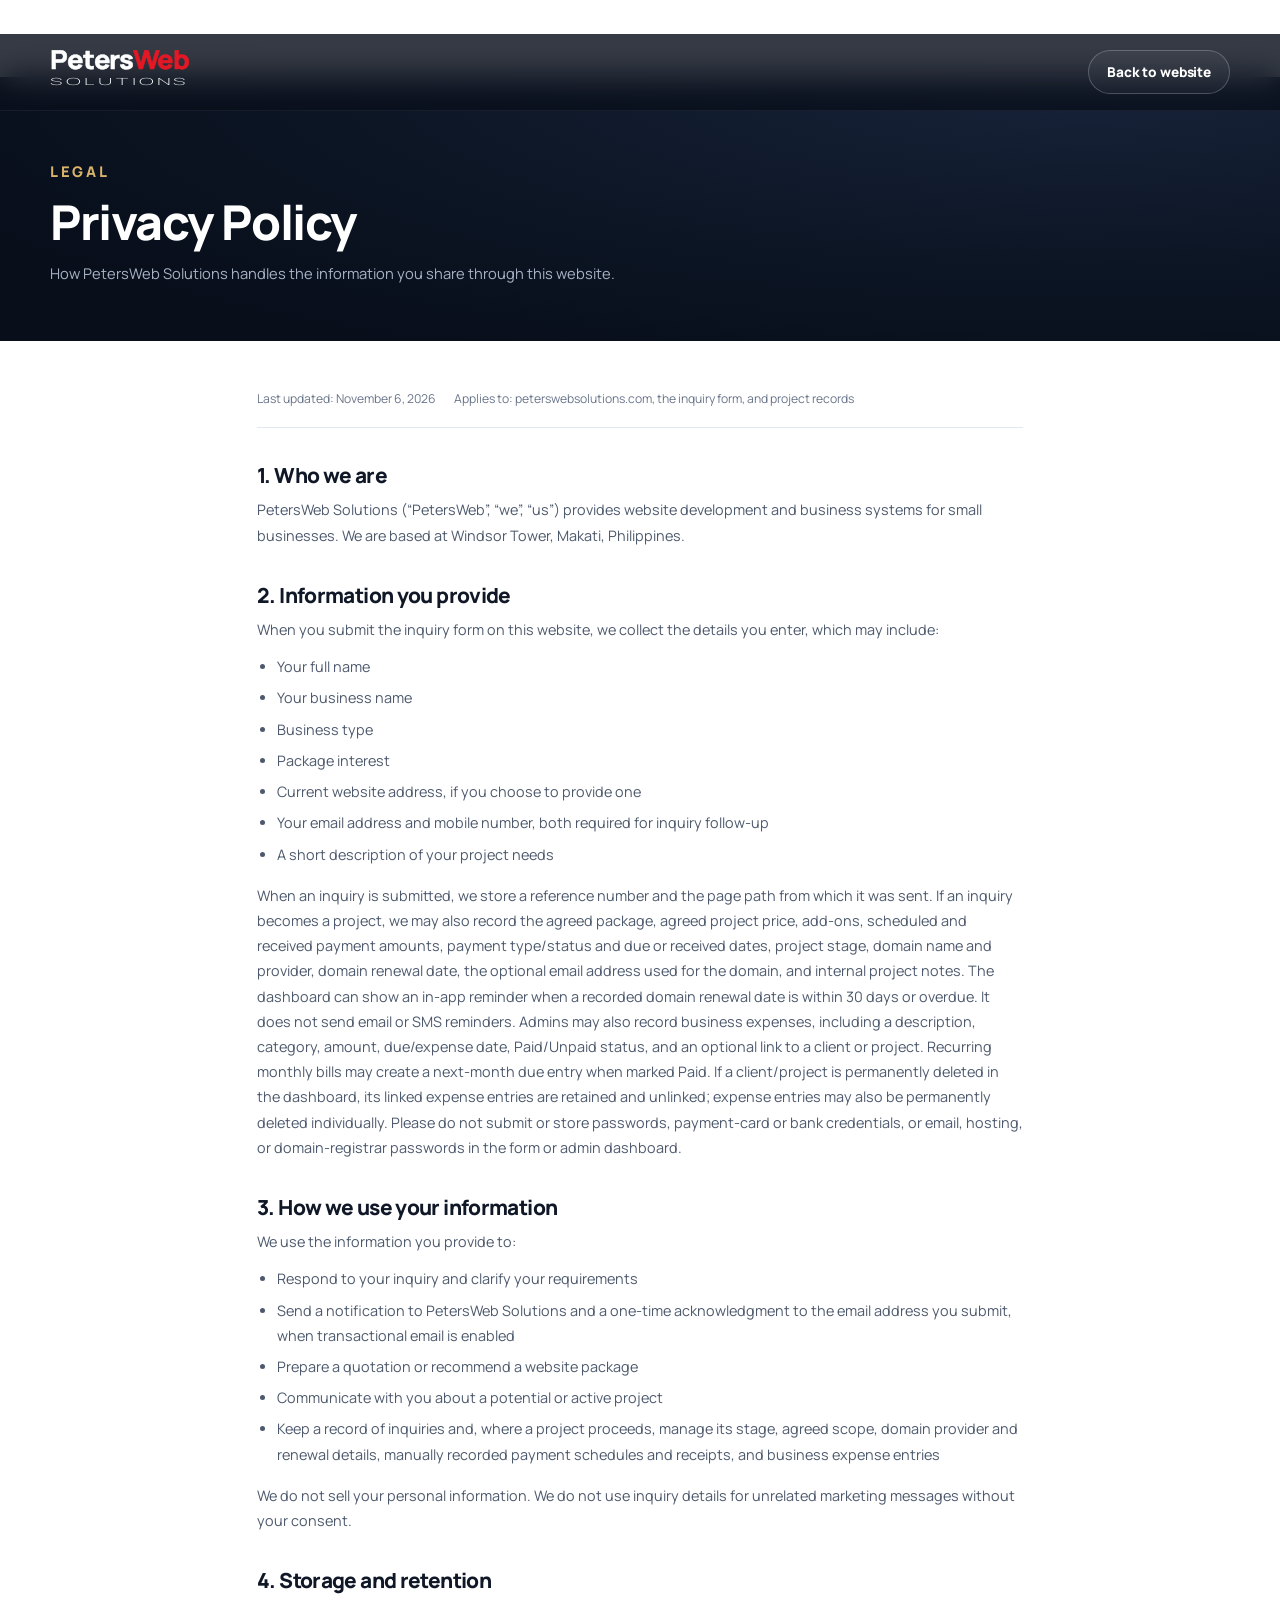
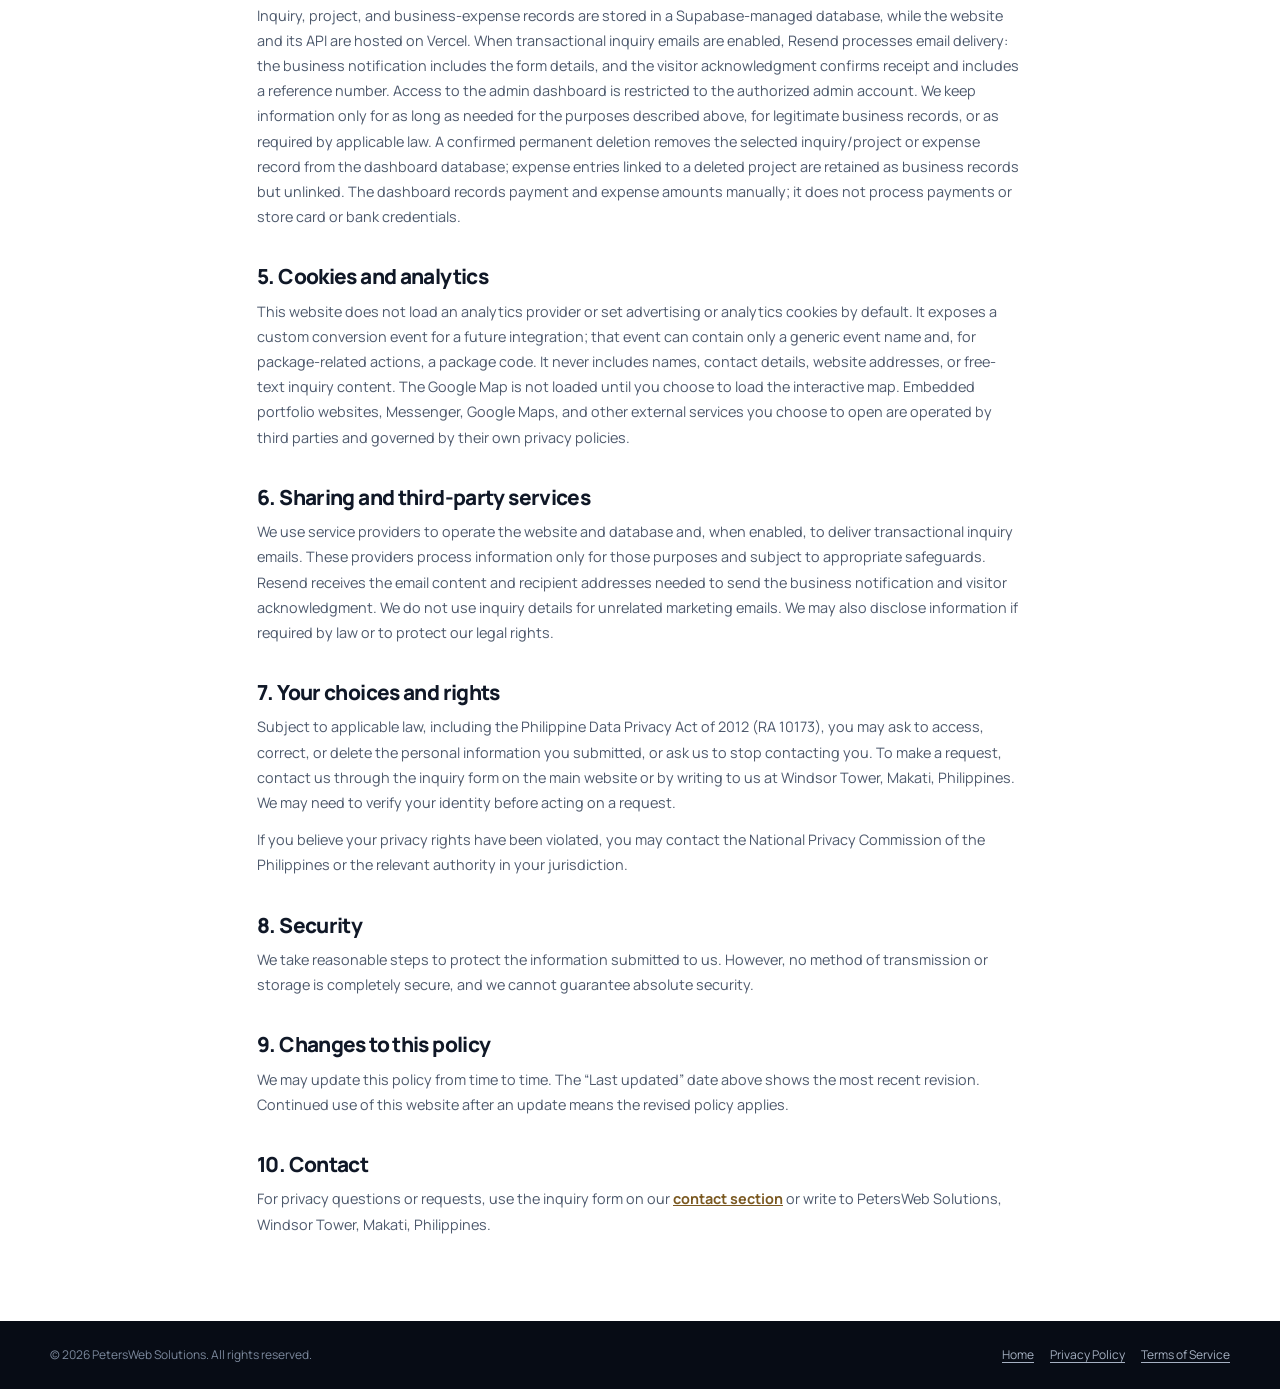
<file: privacy.html>
<!DOCTYPE html>
<html lang="en">
<head>
  <meta charset="utf-8">
  <meta name="viewport" content="width=device-width, initial-scale=1">
  <title>Privacy Policy — PetersWeb Solutions</title>
  <meta name="description" content="How PetersWeb Solutions handles information submitted through this website's inquiry form.">
  <meta name="theme-color" content="#101827">
  <link rel="icon" href="assets/img/favicon.svg" type="image/svg+xml">
  <link rel="stylesheet" href="assets/css/styles.css">
</head>
<body>
  <a class="skip-link" href="#main">Skip to content</a>
  <header class="site-header">
    <div class="container header__inner">
      <a class="brand" href="index.html" aria-label="PetersWeb Solutions — home">
        <svg class="brand__wordmark" viewBox="0 0 140 60" aria-hidden="true" focusable="false">
          <text class="brand__wordmark-main" x="0" y="28" textLength="128" lengthAdjust="spacingAndGlyphs"><tspan class="brand__peters">Peters</tspan><tspan class="brand__web">Web</tspan></text>
          <text class="brand__wordmark-sub" x="0" y="42" textLength="128" lengthAdjust="spacingAndGlyphs">SOLUTIONS</text>
        </svg>
      </a>
      <a class="btn btn--ghost btn--sm" href="index.html">Back to website</a>
    </div>
  </header>

  <main id="main">
    <section class="legal-hero">
      <div class="container">
        <p class="eyebrow eyebrow--gold">Legal</p>
        <h1>Privacy Policy</h1>
        <p>How PetersWeb Solutions handles the information you share through this website.</p>
      </div>
    </section>

    <section class="legal-body">
      <div class="container">
        <div class="legal-meta">
          <span>Last updated: November 6, 2026</span>
          <span>Applies to: peterswebsolutions.com, the inquiry form, and project records</span>
        </div>

        <!-- This is a working policy for the current website and transactional inquiry-email setup. The business owner should review it and keep it aligned with actual practices. -->

        <h2>1. Who we are</h2>
        <p>PetersWeb Solutions (“PetersWeb”, “we”, “us”) provides website development and business systems for small businesses. We are based at Windsor Tower, Makati, Philippines.</p>

        <h2>2. Information you provide</h2>
        <p>When you submit the inquiry form on this website, we collect the details you enter, which may include:</p>
        <ul>
          <li>Your full name</li>
          <li>Your business name</li>
          <li>Business type</li>
          <li>Package interest</li>
          <li>Current website address, if you choose to provide one</li>
          <li>Your email address and mobile number, both required for inquiry follow-up</li>
          <li>A short description of your project needs</li>
        </ul>
        <p>When an inquiry is submitted, we store a reference number and the page path from which it was sent. If an inquiry becomes a project, we may also record the agreed package, agreed project price, add-ons, scheduled and received payment amounts, payment type/status and due or received dates, project stage, domain name and provider, domain renewal date, the optional email address used for the domain, and internal project notes. The dashboard can show an in-app reminder when a recorded domain renewal date is within 30 days or overdue. It does not send email or SMS reminders. Admins may also record business expenses, including a description, category, amount, due/expense date, Paid/Unpaid status, and an optional link to a client or project. Recurring monthly bills may create a next-month due entry when marked Paid. If a client/project is permanently deleted in the dashboard, its linked expense entries are retained and unlinked; expense entries may also be permanently deleted individually. Please do not submit or store passwords, payment-card or bank credentials, or email, hosting, or domain-registrar passwords in the form or admin dashboard.</p>

        <h2>3. How we use your information</h2>
        <p>We use the information you provide to:</p>
        <ul>
          <li>Respond to your inquiry and clarify your requirements</li>
          <li>Send a notification to PetersWeb Solutions and a one-time acknowledgment to the email address you submit, when transactional email is enabled</li>
          <li>Prepare a quotation or recommend a website package</li>
          <li>Communicate with you about a potential or active project</li>
          <li>Keep a record of inquiries and, where a project proceeds, manage its stage, agreed scope, domain provider and renewal details, manually recorded payment schedules and receipts, and business expense entries</li>
        </ul>
        <p>We do not sell your personal information. We do not use inquiry details for unrelated marketing messages without your consent.</p>

        <h2>4. Storage and retention</h2>
        <p>Inquiry, project, and business-expense records are stored in a Supabase-managed database, while the website and its API are hosted on Vercel. When transactional inquiry emails are enabled, Resend processes email delivery: the business notification includes the form details, and the visitor acknowledgment confirms receipt and includes a reference number. Access to the admin dashboard is restricted to the authorized admin account. We keep information only for as long as needed for the purposes described above, for legitimate business records, or as required by applicable law. A confirmed permanent deletion removes the selected inquiry/project or expense record from the dashboard database; expense entries linked to a deleted project are retained as business records but unlinked. The dashboard records payment and expense amounts manually; it does not process payments or store card or bank credentials.</p>

        <h2>5. Cookies and analytics</h2>
        <p>This website does not load an analytics provider or set advertising or analytics cookies by default. It exposes a custom conversion event for a future integration; that event can contain only a generic event name and, for package-related actions, a package code. It never includes names, contact details, website addresses, or free-text inquiry content. The Google Map is not loaded until you choose to load the interactive map. Embedded portfolio websites, Messenger, Google Maps, and other external services you choose to open are operated by third parties and governed by their own privacy policies.</p>

        <h2>6. Sharing and third-party services</h2>
        <p>We use service providers to operate the website and database and, when enabled, to deliver transactional inquiry emails. These providers process information only for those purposes and subject to appropriate safeguards. Resend receives the email content and recipient addresses needed to send the business notification and visitor acknowledgment. We do not use inquiry details for unrelated marketing emails. We may also disclose information if required by law or to protect our legal rights.</p>

        <h2>7. Your choices and rights</h2>
        <p>Subject to applicable law, including the Philippine Data Privacy Act of 2012 (RA 10173), you may ask to access, correct, or delete the personal information you submitted, or ask us to stop contacting you. To make a request, contact us through the inquiry form on the main website or by writing to us at Windsor Tower, Makati, Philippines. We may need to verify your identity before acting on a request.</p>
        <p>If you believe your privacy rights have been violated, you may contact the National Privacy Commission of the Philippines or the relevant authority in your jurisdiction.</p>

        <h2>8. Security</h2>
        <p>We take reasonable steps to protect the information submitted to us. However, no method of transmission or storage is completely secure, and we cannot guarantee absolute security.</p>

        <h2>9. Changes to this policy</h2>
        <p>We may update this policy from time to time. The “Last updated” date above shows the most recent revision. Continued use of this website after an update means the revised policy applies.</p>

        <h2>10. Contact</h2>
        <p>For privacy questions or requests, use the inquiry form on our <a href="index.html#contact">contact section</a> or write to PetersWeb Solutions, Windsor Tower, Makati, Philippines.</p>
      </div>
    </section>
  </main>

  <footer class="legal-footer">
    <div class="container">
      <p>© 2026 PetersWeb Solutions. All rights reserved.</p>
      <div class="legal-nav">
        <a href="index.html">Home</a>
        <a href="privacy.html" aria-current="page">Privacy Policy</a>
        <a href="terms.html">Terms of Service</a>
      </div>
    </div>
  </footer>
</body>
</html>
</file>
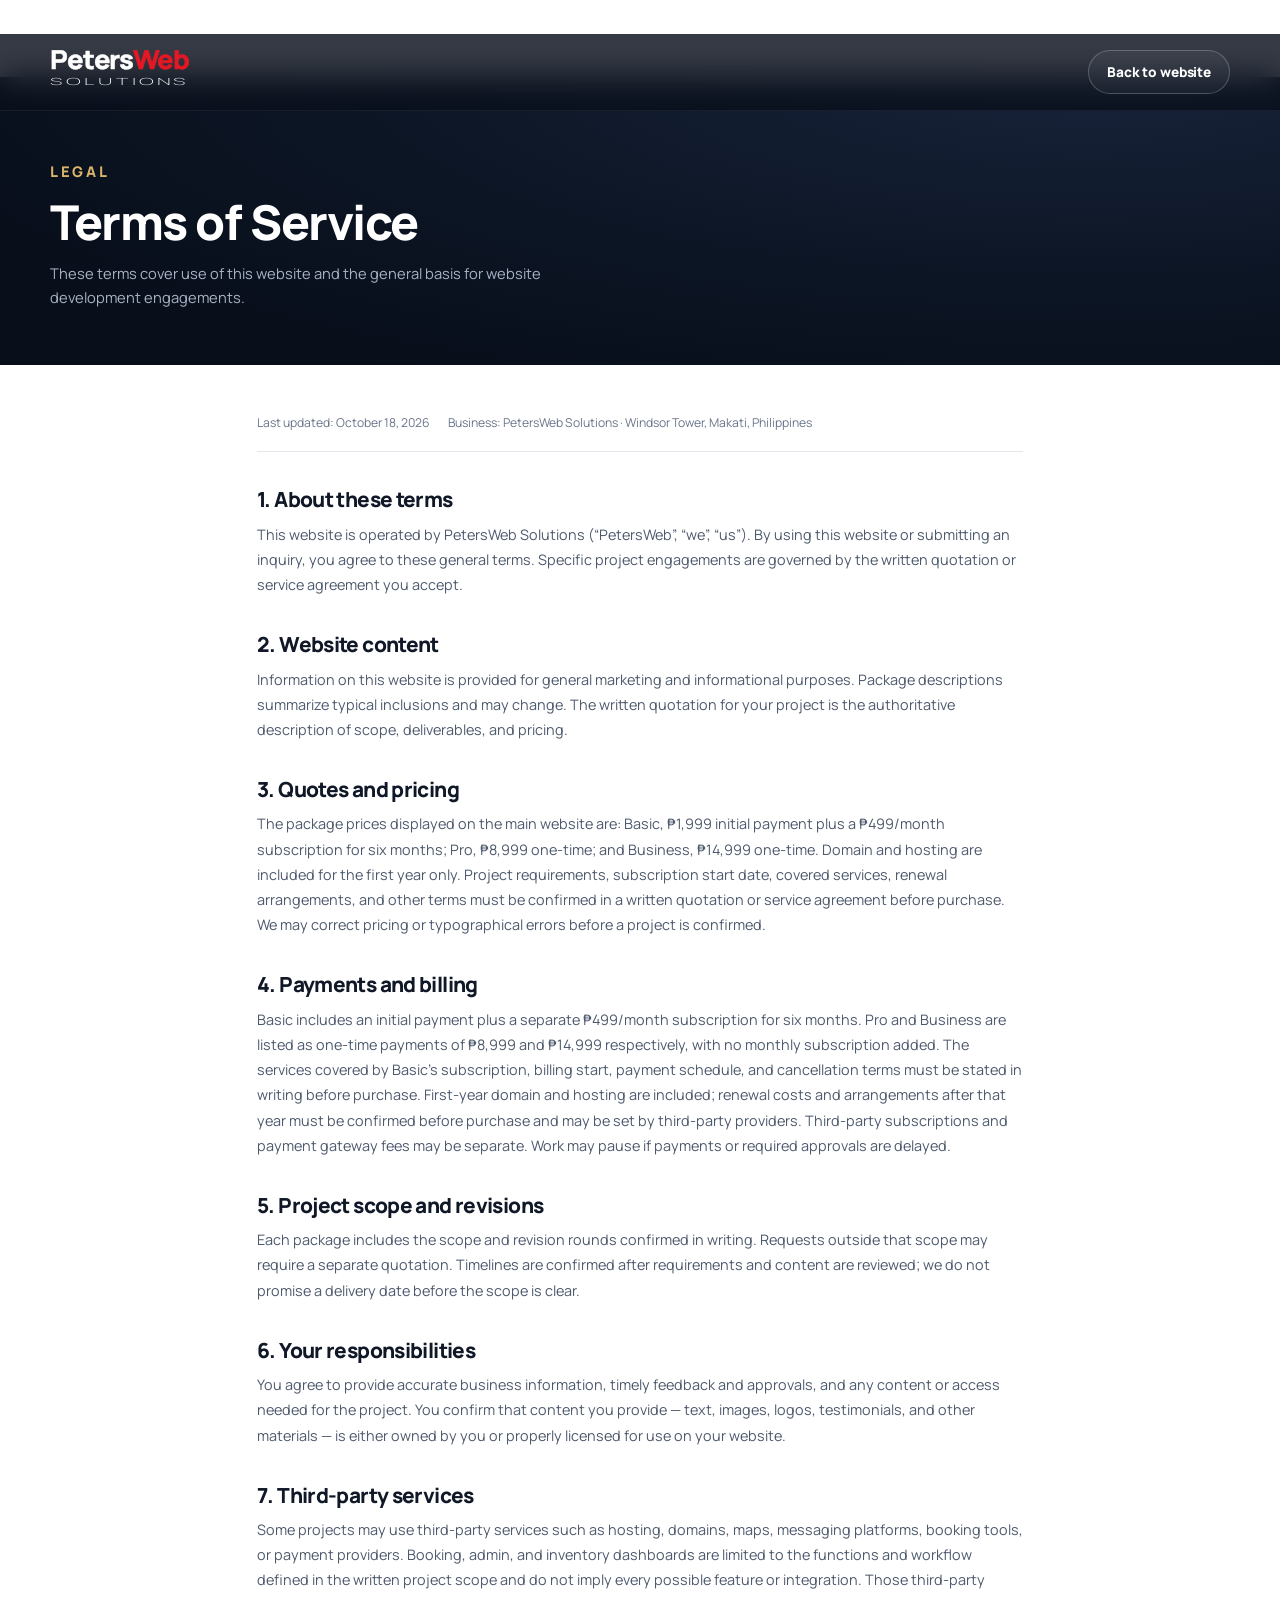
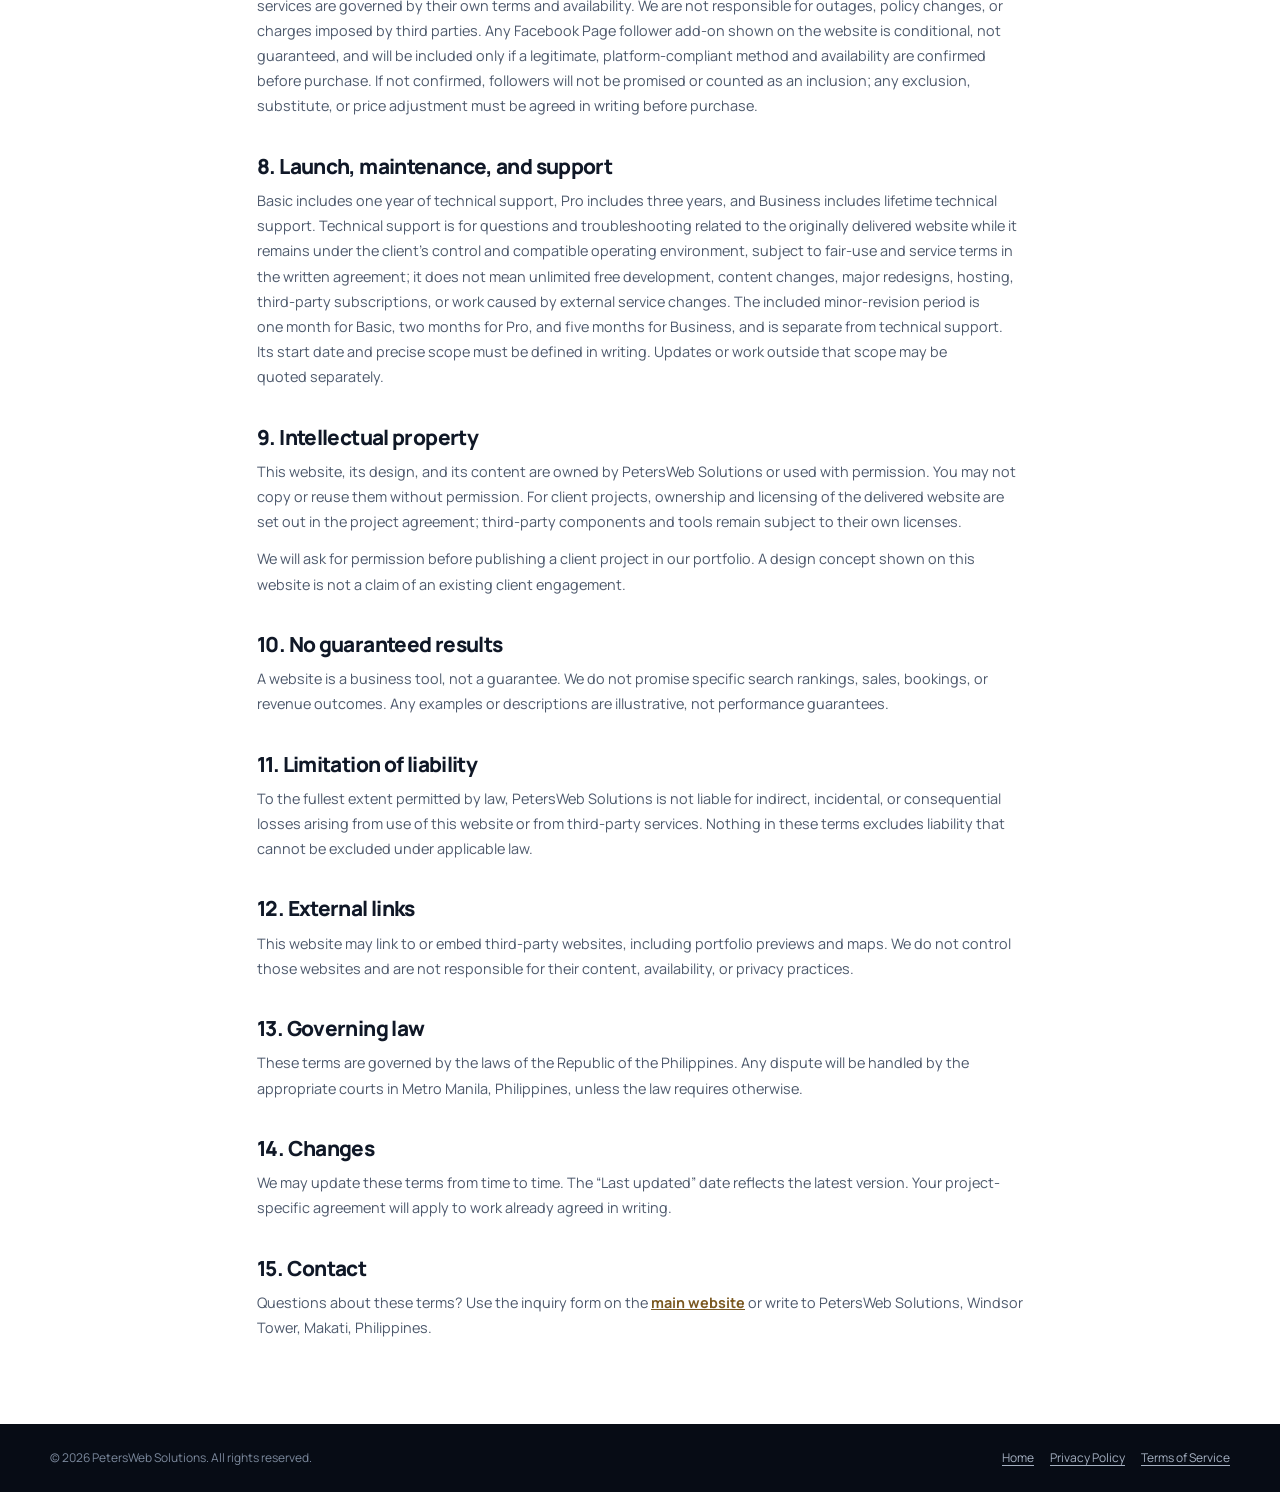
<file: terms.html>
<!DOCTYPE html>
<html lang="en">
<head>
  <meta charset="utf-8">
  <meta name="viewport" content="width=device-width, initial-scale=1">
  <title>Terms of Service — PetersWeb Solutions</title>
  <meta name="description" content="Terms for using the PetersWeb Solutions website and engaging website development services.">
  <meta name="theme-color" content="#101827">
  <link rel="icon" href="assets/img/favicon.svg" type="image/svg+xml">
  <link rel="stylesheet" href="assets/css/styles.css">
</head>
<body>
  <a class="skip-link" href="#main">Skip to content</a>
  <header class="site-header">
    <div class="container header__inner">
      <a class="brand" href="index.html" aria-label="PetersWeb Solutions — home">
        <svg class="brand__wordmark" viewBox="0 0 140 60" aria-hidden="true" focusable="false">
          <text class="brand__wordmark-main" x="0" y="28" textLength="128" lengthAdjust="spacingAndGlyphs"><tspan class="brand__peters">Peters</tspan><tspan class="brand__web">Web</tspan></text>
          <text class="brand__wordmark-sub" x="0" y="42" textLength="128" lengthAdjust="spacingAndGlyphs">SOLUTIONS</text>
        </svg>
      </a>
      <a class="btn btn--ghost btn--sm" href="index.html">Back to website</a>
    </div>
  </header>

  <main id="main">
    <section class="legal-hero">
      <div class="container">
        <p class="eyebrow eyebrow--gold">Legal</p>
        <h1>Terms of Service</h1>
        <p>These terms cover use of this website and the general basis for website development engagements.</p>
      </div>
    </section>

    <section class="legal-body">
      <div class="container">
        <div class="legal-meta">
          <span>Last updated: October 18, 2026</span>
          <span>Business: PetersWeb Solutions · Windsor Tower, Makati, Philippines</span>
        </div>

        <!-- Editor note: this is a working starter agreement summary, not legal advice.
             Final project terms, payment schedules, revisions, and cancellation rules
             must be set out in the written quotation or service agreement. -->

        <h2>1. About these terms</h2>
        <p>This website is operated by PetersWeb Solutions (“PetersWeb”, “we”, “us”). By using this website or submitting an inquiry, you agree to these general terms. Specific project engagements are governed by the written quotation or service agreement you accept.</p>

        <h2>2. Website content</h2>
        <p>Information on this website is provided for general marketing and informational purposes. Package descriptions summarize typical inclusions and may change. The written quotation for your project is the authoritative description of scope, deliverables, and pricing.</p>

        <h2>3. Quotes and pricing</h2>
        <p>The package prices displayed on the main website are: Basic, ₱1,999 initial payment plus a ₱499/month subscription for six months; Pro, ₱8,999 one-time; and Business, ₱14,999 one-time. Domain and hosting are included for the first year only. Project requirements, subscription start date, covered services, renewal arrangements, and other terms must be confirmed in a written quotation or service agreement before purchase. We may correct pricing or typographical errors before a project is confirmed.</p>

        <h2>4. Payments and billing</h2>
        <p>Basic includes an initial payment plus a separate ₱499/month subscription for six months. Pro and Business are listed as one-time payments of ₱8,999 and ₱14,999 respectively, with no monthly subscription added. The services covered by Basic’s subscription, billing start, payment schedule, and cancellation terms must be stated in writing before purchase. First-year domain and hosting are included; renewal costs and arrangements after that year must be confirmed before purchase and may be set by third-party providers. Third-party subscriptions and payment gateway fees may be separate. Work may pause if payments or required approvals are delayed.</p>

        <h2>5. Project scope and revisions</h2>
        <p>Each package includes the scope and revision rounds confirmed in writing. Requests outside that scope may require a separate quotation. Timelines are confirmed after requirements and content are reviewed; we do not promise a delivery date before the scope is clear.</p>

        <h2>6. Your responsibilities</h2>
        <p>You agree to provide accurate business information, timely feedback and approvals, and any content or access needed for the project. You confirm that content you provide — text, images, logos, testimonials, and other materials — is either owned by you or properly licensed for use on your website.</p>

        <h2>7. Third-party services</h2>
        <p>Some projects may use third-party services such as hosting, domains, maps, messaging platforms, booking tools, or payment providers. Booking, admin, and inventory dashboards are limited to the functions and workflow defined in the written project scope and do not imply every possible feature or integration. Those third-party services are governed by their own terms and availability. We are not responsible for outages, policy changes, or charges imposed by third parties. Any Facebook Page follower add-on shown on the website is conditional, not guaranteed, and will be included only if a legitimate, platform-compliant method and availability are confirmed before purchase. If not confirmed, followers will not be promised or counted as an inclusion; any exclusion, substitute, or price adjustment must be agreed in writing before purchase.</p>

        <h2>8. Launch, maintenance, and support</h2>
        <p>Basic includes one year of technical support, Pro includes three years, and Business includes lifetime technical support. Technical support is for questions and troubleshooting related to the originally delivered website while it remains under the client’s control and compatible operating environment, subject to fair-use and service terms in the written agreement; it does not mean unlimited free development, content changes, major redesigns, hosting, third-party subscriptions, or work caused by external service changes. The included minor-revision period is one month for Basic, two months for Pro, and five months for Business, and is separate from technical support. Its start date and precise scope must be defined in writing. Updates or work outside that scope may be quoted separately.</p>

        <h2>9. Intellectual property</h2>
        <p>This website, its design, and its content are owned by PetersWeb Solutions or used with permission. You may not copy or reuse them without permission. For client projects, ownership and licensing of the delivered website are set out in the project agreement; third-party components and tools remain subject to their own licenses.</p>
        <p>We will ask for permission before publishing a client project in our portfolio. A design concept shown on this website is not a claim of an existing client engagement.</p>

        <h2>10. No guaranteed results</h2>
        <p>A website is a business tool, not a guarantee. We do not promise specific search rankings, sales, bookings, or revenue outcomes. Any examples or descriptions are illustrative, not performance guarantees.</p>

        <h2>11. Limitation of liability</h2>
        <p>To the fullest extent permitted by law, PetersWeb Solutions is not liable for indirect, incidental, or consequential losses arising from use of this website or from third-party services. Nothing in these terms excludes liability that cannot be excluded under applicable law.</p>

        <h2>12. External links</h2>
        <p>This website may link to or embed third-party websites, including portfolio previews and maps. We do not control those websites and are not responsible for their content, availability, or privacy practices.</p>

        <h2>13. Governing law</h2>
        <p>These terms are governed by the laws of the Republic of the Philippines. Any dispute will be handled by the appropriate courts in Metro Manila, Philippines, unless the law requires otherwise.</p>

        <h2>14. Changes</h2>
        <p>We may update these terms from time to time. The “Last updated” date reflects the latest version. Your project-specific agreement will apply to work already agreed in writing.</p>

        <h2>15. Contact</h2>
        <p>Questions about these terms? Use the inquiry form on the <a href="index.html#contact">main website</a> or write to PetersWeb Solutions, Windsor Tower, Makati, Philippines.</p>
      </div>
    </section>
  </main>

  <footer class="legal-footer">
    <div class="container">
      <p>© 2026 PetersWeb Solutions. All rights reserved.</p>
      <div class="legal-nav">
        <a href="index.html">Home</a>
        <a href="privacy.html">Privacy Policy</a>
        <a href="terms.html" aria-current="page">Terms of Service</a>
      </div>
    </div>
  </footer>
</body>
</html>
</file>
<file: assets/css/styles.css>
@font-face {
  font-family: "Manrope";
  src: url("../fonts/Manrope.ttf") format("truetype-variations"),
       url("../fonts/Manrope.ttf") format("truetype");
  font-weight: 200 800;
  font-style: normal;
  font-display: swap;
}

/* ==========================================================================
   PetersWeb Solutions — Sales funnel styles
   Palette: navy #101827 · white #FFFFFF · gold #D9B46B · light grey #F4F6F8
   Mobile-first. Base styles target a 360px viewport.
   ========================================================================== */

:root {
  --navy-950: #070C15;
  --navy-900: #0A1120;
  --navy-850: #0C1422;
  --navy-800: #101827;
  --navy-750: #142035;
  --navy-700: #1B2A44;
  --ink: #101827;
  --ink-soft: #2B3547;
  --body: #4D596C;
  --muted: #69758A;
  --line: #E3E8EF;
  --line-strong: #D5DCE6;
  --white: #FFFFFF;
  --grey: #F4F6F8;
  --grey-2: #EDF1F5;
  --gold: #D9B46B;
  --gold-light: #EAD4A4;
  --gold-bright: #E6C88C;
  --gold-deep: #7A5820;
  --gold-soft: rgba(217, 180, 107, 0.12);
  --gold-line: rgba(217, 180, 107, 0.28);
  --danger: #B42318;
  --danger-soft: #FEF3F2;
  --success: #087443;
  --radius-xl: 28px;
  --radius-lg: 22px;
  --radius-md: 16px;
  --radius-sm: 12px;
  --shadow-sm: 0 1px 2px rgba(16, 24, 39, 0.04), 0 8px 24px -16px rgba(16, 24, 39, 0.22);
  --shadow-md: 0 2px 4px rgba(16, 24, 39, 0.04), 0 26px 54px -28px rgba(16, 24, 39, 0.3);
  --shadow-lg: 0 34px 80px -32px rgba(7, 12, 21, 0.55);
  --font: "Manrope", "Inter", -apple-system, BlinkMacSystemFont, "Segoe UI", Roboto, Helvetica, Arial, sans-serif;
  --header-h: 102px;
  --ticker-h: 34px;
  --container: 1180px;
  --pad: 20px;
  --ease: cubic-bezier(0.22, 1, 0.36, 1);
}

/* ---------- Reset & base ---------- */
*,
*::before,
*::after { box-sizing: border-box; }

html {
  -webkit-text-size-adjust: 100%;
  scroll-behavior: smooth;
  scroll-padding-top: calc(var(--ticker-h) + var(--header-h) + 18px);
}

body {
  margin: 0;
  font-family: var(--font);
  font-size: 16px;
  line-height: 1.65;
  color: var(--body);
  background: var(--white);
  -webkit-font-smoothing: antialiased;
  -moz-osx-font-smoothing: grayscale;
  overflow-x: clip;
}

body.is-locked { overflow: hidden; }

h1, h2, h3, h4, h5, p, ul, ol, blockquote, figure { margin: 0; }
ul, ol { padding: 0; list-style: none; }
h1, h2, h3, h4 { color: var(--ink); font-weight: 800; letter-spacing: -0.03em; line-height: 1.15; }
h2 { font-size: clamp(1.85rem, 4.5vw, 2.9rem); line-height: 1.12; }
h3 { font-size: 1.1rem; line-height: 1.3; }
p { text-wrap: pretty; }

a { color: inherit; text-decoration: none; }
button { font: inherit; color: inherit; }
img, svg { max-width: 100%; }

[hidden] { display: none !important; }

::selection { background: rgba(217, 180, 107, 0.35); color: var(--ink); }

:focus-visible {
  outline: 2px solid var(--gold-deep);
  outline-offset: 3px;
  border-radius: 4px;
}
.section--dark :focus-visible,
.site-footer :focus-visible,
.hero :focus-visible,
.mobile-menu :focus-visible,
.preview-modal :focus-visible,
.sticky-cta :focus-visible {
  outline-color: var(--gold);
}

.icon {
  display: inline-block;
  width: 1.15em;
  height: 1.15em;
  flex: none;
  fill: none;
  stroke: currentColor;
  stroke-width: 1.8;
  stroke-linecap: round;
  stroke-linejoin: round;
  vertical-align: -0.16em;
}

.svg-sprite { position: absolute; width: 0; height: 0; overflow: hidden; }

.container {
  width: 100%;
  max-width: calc(var(--container) + var(--pad) * 2);
  margin-inline: auto;
  padding-inline: var(--pad);
}

.skip-link {
  position: fixed;
  top: 12px;
  left: 12px;
  z-index: 500;
  padding: 12px 18px;
  border-radius: 10px;
  background: var(--gold);
  color: var(--navy-900);
  font-weight: 800;
  transform: translateY(-160%);
  transition: transform 0.2s var(--ease);
}
.skip-link:focus { transform: none; }

.sr-only {
  position: absolute;
  width: 1px; height: 1px;
  padding: 0; margin: -1px;
  overflow: hidden;
  clip: rect(0 0 0 0);
  white-space: nowrap;
  border: 0;
}

/* ---------- Shared type & controls ---------- */
.eyebrow {
  display: inline-flex;
  align-items: center;
  gap: 10px;
  margin-bottom: 16px;
  color: var(--gold-deep);
  font-size: 0.9rem;
  font-weight: 800;
  letter-spacing: 0.18em;
  line-height: 1.4;
  text-transform: uppercase;
}
.eyebrow--gold { color: var(--gold); }
.eyebrow--light { color: rgba(255, 255, 255, 0.72); }
.eyebrow--titlecase { text-transform: none; }
.eyebrow--brand {
  padding: 0;
  border: 0;
  border-radius: 0;
  background: transparent;
}
.why-brand__content { display: inline-flex; align-items: baseline; gap: 0; white-space: nowrap; }
.why-brand__why { margin-right: 0.48em; color: var(--gold-deep); font-weight: 800; letter-spacing: 0.18em; }
.why-brand__peters {
  margin-right: 0;
  color: #FFFFFF;
  font-weight: 800;
  letter-spacing: -0.025em;
  text-transform: none;
  -webkit-text-stroke: 0.45px var(--navy-800);
  text-shadow: 0 1px 1px rgba(16, 24, 39, 0.28);
}
.why-brand__web {
  margin-right: 0.45em;
  color: #E31824;
  font-weight: 900;
  letter-spacing: -0.025em;
  text-transform: none;
}
.why-brand__solutions {
  color: #101827;
  font-weight: 200;
  font-variation-settings: "wght" 200;
  letter-spacing: 0.19em;
  text-transform: uppercase;
}
.eyebrow__dot {
  width: 7px; height: 7px;
  flex: none;
  border-radius: 50%;
  background: var(--gold);
  box-shadow: 0 0 0 4px rgba(217, 180, 107, 0.14);
}

.gold-text { color: var(--gold); }

.section {
  position: relative;
  padding-block: clamp(64px, 9vw, 112px);
}
.section--light { background: var(--white); color: var(--body); }
.section--grey { background: var(--grey); color: var(--body); }
.section--dark { background: var(--navy-800); color: #AFB9C9; }
.section--dark h2, .section--dark h3, .section--dark h4 { color: var(--white); }
.section--dark .section-head__lead { color: #AEB9C9; }

.section-head { max-width: 700px; margin-bottom: clamp(32px, 5vw, 52px); }
.section-head__lead {
  max-width: 640px;
  margin-top: 16px;
  font-size: 1rem;
  line-height: 1.7;
  color: var(--body);
}
.section-head--center { margin-inline: auto; text-align: center; }
.section-head--center .section-head__lead { margin-inline: auto; }
.section-head--split { display: grid; gap: 18px; max-width: none; }
.section-head__aside { max-width: 420px; font-size: 0.95rem; line-height: 1.7; color: #97A3B6; }

.btn {
  position: relative;
  display: inline-flex;
  align-items: center;
  justify-content: center;
  gap: 0.55em;
  min-height: 52px;
  padding: 0 26px;
  border: 1px solid transparent;
  border-radius: 999px;
  background: none;
  font-family: var(--font);
  font-size: 0.94rem;
  font-weight: 800;
  line-height: 1.1;
  letter-spacing: -0.01em;
  text-align: center;
  cursor: pointer;
  transition: transform 0.22s var(--ease), background 0.22s var(--ease),
              border-color 0.22s var(--ease), box-shadow 0.22s var(--ease), color 0.22s var(--ease);
}
.btn .icon { width: 1.08em; height: 1.08em; stroke-width: 2; transition: transform 0.22s var(--ease); }
.btn:hover .icon[href="#i-arrow"],
.btn:hover use[href="#i-arrow"] { transform: translateX(3px); }
.btn:active { transform: translateY(0) scale(0.99); }

.btn--gold {
  background: linear-gradient(180deg, #E6CB92 0%, #D9B46B 52%, #CDA557 100%);
  color: var(--navy-800);
  box-shadow: inset 0 1px 0 rgba(255, 255, 255, 0.38), 0 7px 18px -15px rgba(217, 180, 107, 0.55);
}
.btn--gold:hover {
  background: linear-gradient(180deg, #EDD49F 0%, #E0BC74 52%, #D4AC60 100%);
  transform: translateY(-2px);
  box-shadow: inset 0 1px 0 rgba(255, 255, 255, 0.42), 0 12px 24px -18px rgba(217, 180, 107, 0.6);
}

.btn--ghost {
  border-color: rgba(255, 255, 255, 0.22);
  background: rgba(255, 255, 255, 0.04);
  color: var(--white);
}
.btn--ghost:hover {
  border-color: rgba(255, 255, 255, 0.4);
  background: rgba(255, 255, 255, 0.09);
  transform: translateY(-2px);
}

.btn--outline-dark {
  border-color: var(--line-strong);
  background: var(--white);
  color: var(--ink);
}
.btn--outline-dark:hover {
  border-color: var(--gold);
  background: #FFFDF8;
  transform: translateY(-2px);
  box-shadow: var(--shadow-sm);
}

.btn--quiet {
  border-color: rgba(255, 255, 255, 0.16);
  background: rgba(255, 255, 255, 0.06);
  color: rgba(255, 255, 255, 0.82);
}
.btn--quiet:hover { background: rgba(255, 255, 255, 0.12); color: var(--white); }

.btn--sm { min-height: 44px; padding: 0 18px; font-size: 0.85rem; }
.btn--full { width: 100%; }

.text-link {
  display: inline-flex;
  align-items: center;
  gap: 8px;
  color: var(--gold-deep);
  font-weight: 800;
  text-decoration: underline;
  text-underline-offset: 4px;
  text-decoration-color: rgba(122, 88, 32, 0.35);
}
.text-link:hover { text-decoration-color: currentColor; }
.text-link .icon { transition: transform 0.2s var(--ease); }
.text-link:hover .icon { transform: translateX(3px); }

/* ---------- Sticky announcement ticker & header ---------- */
.announcement-ticker {
  position: sticky;
  top: 0;
  z-index: 121;
  display: flex;
  align-items: center;
  height: var(--ticker-h);
  overflow: hidden;
  border-bottom: 1px solid rgba(122, 88, 32, 0.22);
  background: var(--gold);
  color: #8A1018;
  font-size: 0.66rem;
  font-weight: 700;
  line-height: 1;
}
.announcement-ticker__track {
  display: flex;
  width: max-content;
  flex: none;
  animation: announcementTickerLeft 48s linear infinite;
  will-change: transform;
}
.announcement-ticker__group {
  display: flex;
  align-items: center;
  flex: none;
  gap: 18px;
  min-height: var(--ticker-h);
  padding: 0 24px;
  white-space: nowrap;
}
.announcement-ticker__group strong { font-weight: 900; letter-spacing: 0.045em; }
.announcement-ticker__separator { opacity: 0.62; }
.announcement-ticker:hover .announcement-ticker__track { animation-play-state: paused; }
@keyframes announcementTickerLeft {
  to { transform: translateX(-50%); }
}

/* ---------- Header ---------- */
.site-header {
  position: sticky;
  top: var(--ticker-h);
  z-index: 120;
  background: rgba(9, 15, 27, 0.82);
  border-bottom: 1px solid rgba(255, 255, 255, 0.06);
  -webkit-backdrop-filter: blur(16px);
  backdrop-filter: blur(16px);
  transition: background 0.3s var(--ease), box-shadow 0.3s var(--ease);
}
.site-header.is-scrolled {
  background: rgba(7, 12, 21, 0.96);
  box-shadow: 0 16px 40px -28px rgba(0, 0, 0, 0.9);
}
.header__inner {
  display: flex;
  align-items: center;
  justify-content: space-between;
  flex-wrap: wrap;
  column-gap: 16px;
  row-gap: 2px;
  min-height: var(--header-h);
  padding-block: 5px;
}

.brand {
  display: inline-flex;
  align-items: center;
  flex: none;
  order: 1;
  line-height: 1;
}
.brand__wordmark {
  display: block;
  width: clamp(132px, 17vw, 152px);
  height: auto;
  overflow: visible;
}
.brand__wordmark-main {
  font-family: var(--font);
  font-size: 24px;
  font-weight: 900;
  letter-spacing: -0.03em;
}
.brand__peters {
  fill: var(--white);
  stroke: var(--white);
  stroke-width: 0.45px;
  stroke-linejoin: round;
  paint-order: stroke fill;
}
.brand__web {
  fill: #E31824;
  stroke: #E31824;
  stroke-width: 0.45px;
  stroke-linejoin: round;
  paint-order: stroke fill;
}
.brand__wordmark-sub {
  fill: var(--white);
  font-family: var(--font);
  font-size: 9px;
  font-weight: 200;
  font-variation-settings: "wght" 200;
  font-synthesis: none;
  letter-spacing: 0.15em;
}

.header__nav {
  display: flex;
  align-items: center;
  order: 3;
  flex: 0 0 100%;
  gap: 22px;
  width: 100%;
  overflow-x: auto;
  overflow-y: hidden;
  padding: 3px 2px 6px;
  overscroll-behavior-inline: contain;
  scroll-snap-type: x proximity;
  scrollbar-width: thin;
  scrollbar-color: rgba(217, 180, 107, 0.7) transparent;
  -webkit-overflow-scrolling: touch;
  white-space: nowrap;
}
.header__nav a {
  position: relative;
  display: flex;
  align-items: center;
  flex: none;
  padding: 4px 0;
  color: rgba(255, 255, 255, 0.78);
  font-size: 0.76rem;
  font-weight: 600;
  line-height: 1.25;
  letter-spacing: 0.01em;
  scroll-snap-align: start;
  transition: color 0.2s var(--ease);
}
.header__nav::-webkit-scrollbar { height: 3px; }
.header__nav::-webkit-scrollbar-thumb { border-radius: 999px; background: rgba(217, 180, 107, 0.7); }
.header__nav a::after {
  content: "";
  position: absolute;
  left: 0; right: 0; bottom: 0;
  height: 1.5px;
  background: var(--gold);
  transform: scaleX(0);
  transform-origin: left;
  transition: transform 0.25s var(--ease);
}
.header__nav a:hover { color: var(--white); }
.header__nav a:hover::after { transform: scaleX(1); }

.header__actions { display: flex; align-items: center; gap: 10px; order: 2; }
.header__cta { display: none; }
.header__cta.btn--gold { box-shadow: inset 0 1px 0 rgba(255, 255, 255, 0.35); }

.menu-toggle {
  display: inline-grid;
  place-items: center;
  width: 44px;
  height: 44px;
  border: 1px solid rgba(255, 255, 255, 0.16);
  border-radius: 50%;
  background: rgba(255, 255, 255, 0.04);
  color: var(--white);
  cursor: pointer;
  transition: background 0.2s var(--ease), border-color 0.2s var(--ease);
}
.menu-toggle:hover { background: rgba(255, 255, 255, 0.1); border-color: rgba(255, 255, 255, 0.3); }
.menu-toggle .icon { width: 22px; height: 22px; }

/* Mobile menu */
.mobile-menu {
  position: fixed;
  inset: calc(var(--ticker-h) + var(--header-h)) 0 0;
  z-index: 85;
  background:
    radial-gradient(110% 70% at 90% 0%, rgba(217, 180, 107, 0.08), transparent 60%),
    var(--navy-950);
  color: var(--white);
  visibility: hidden;
  opacity: 0;
  pointer-events: none;
  transform: translateY(-8px);
  transition: opacity 0.24s var(--ease), transform 0.24s var(--ease), visibility 0.24s;
  overflow-y: auto;
  overscroll-behavior: contain;
}
.mobile-menu.is-open {
  visibility: visible;
  opacity: 1;
  pointer-events: auto;
  transform: none;
}
.mobile-menu__inner {
  display: flex;
  flex-direction: column;
  min-height: calc(100dvh - var(--header-h));
  padding: 22px var(--pad) calc(28px + env(safe-area-inset-bottom));
}
.mobile-menu nav { display: flex; flex-direction: column; }
.mobile-menu nav a {
  display: flex;
  align-items: center;
  justify-content: space-between;
  gap: 16px;
  padding: 15px 2px;
  border-bottom: 1px solid rgba(255, 255, 255, 0.07);
  color: var(--white);
  font-size: 1.28rem;
  font-weight: 700;
  letter-spacing: -0.02em;
}
.mobile-menu nav a .icon { color: var(--gold); width: 18px; height: 18px; opacity: 0.6; }
.mobile-menu nav a:hover .icon { opacity: 1; }
.mobile-menu__actions { display: grid; gap: 10px; margin-top: 24px; }
.mobile-menu__actions .btn { width: 100%; }
.mobile-menu__meta {
  margin-top: auto;
  padding-top: 28px;
  color: #93A0B4;
  font-size: 0.82rem;
}
.mobile-menu__meta p { display: flex; align-items: center; gap: 8px; }
.mobile-menu__meta .icon { color: var(--gold); }
.mobile-menu__meta .tiny { margin-top: 8px; color: #6E7B90; font-size: 0.75rem; }

/* ---------- Hero ---------- */
.hero {
  position: relative;
  overflow: hidden;
  padding-top: clamp(30px, 5vw, 56px);
  background:
    radial-gradient(120% 110% at 78% -10%, #17233A 0%, #0D1728 42%, #090F1C 100%);
  color: var(--white);
}
.hero__bg { position: absolute; inset: 0; pointer-events: none; }
.hero__grid {
  position: absolute;
  inset: 0;
  background-image:
    linear-gradient(rgba(255, 255, 255, 0.032) 1px, transparent 1px),
    linear-gradient(90deg, rgba(255, 255, 255, 0.032) 1px, transparent 1px);
  background-size: 72px 72px;
  -webkit-mask-image: linear-gradient(180deg, #000 0%, transparent 72%);
  mask-image: linear-gradient(180deg, #000 0%, transparent 72%);
}
.hero__glow {
  position: absolute;
  border-radius: 50%;
  filter: blur(20px);
  pointer-events: none;
}
.hero__glow--one {
  width: 520px; height: 520px;
  top: -220px; right: -160px;
  background: radial-gradient(circle, rgba(217, 180, 107, 0.14), transparent 68%);
}
.hero__glow--two {
  width: 460px; height: 460px;
  bottom: -260px; left: -180px;
  background: radial-gradient(circle, rgba(58, 96, 140, 0.18), transparent 70%);
}
.hero__line {
  position: absolute;
  top: 0; left: 0; right: 0; height: 1px;
  background: linear-gradient(90deg, transparent, rgba(217, 180, 107, 0.35), transparent);
}
.hero__inner {
  position: relative;
  display: grid;
  gap: clamp(34px, 6vw, 56px);
  padding-bottom: 40px;
}
.hero__copy { position: relative; z-index: 2; }

.hero__eyebrow { margin-bottom: 18px; font-size: 0.63rem; letter-spacing: 0.14em; }
.hero h1 {
  max-width: 13ch;
  color: var(--white);
  font-size: clamp(2.16rem, 6.3vw, 4.1rem);
  font-weight: 800;
  line-height: 1.055;
  letter-spacing: -0.04em;
}
.hero__subhead {
  max-width: 32ch;
  margin-top: 18px;
  color: #E7EBF1;
  font-size: clamp(1.02rem, 1.9vw, 1.28rem);
  font-weight: 600;
  line-height: 1.45;
  letter-spacing: -0.015em;
}
.hero__lead {
  max-width: 54ch;
  margin-top: 12px;
  color: #A7B3C5;
  font-size: 0.97rem;
  line-height: 1.7;
}

.price-anchor {
  display: inline-flex;
  flex-wrap: wrap;
  align-items: baseline;
  gap: 6px 10px;
  margin-top: 22px;
  padding: 12px 17px;
  border: 1px solid rgba(234, 212, 164, 0.62);
  border-radius: 13px;
  background: linear-gradient(135deg, #E31824 0%, #B5121B 100%);
  box-shadow: 0 12px 26px -18px rgba(227, 24, 36, 0.9), inset 0 1px 0 rgba(255, 255, 255, 0.18);
}
.price-anchor__label { color: #FFFFFF; font-size: 0.9rem; font-weight: 700; letter-spacing: 0.01em; }
.price-anchor__amount {
  color: var(--gold-light);
  font-size: 2.25rem;
  font-weight: 900;
  line-height: 1;
  letter-spacing: -0.035em;
}
.price-anchor__note {
  color: rgba(255, 255, 255, 0.88);
  font-size: 0.76rem;
  font-weight: 700;
  letter-spacing: 0.14em;
  text-transform: uppercase;
}

.hero__ctas {
  display: flex;
  flex-wrap: wrap;
  gap: 10px;
  margin-top: 24px;
}
.hero__ctas .btn { flex: 1 1 auto; padding-inline: 16px; font-size: 0.88rem; }
.hero__points {
  display: flex;
  flex-wrap: wrap;
  gap: 8px 18px;
  margin-top: 20px;
  color: #8E9AAD;
  font-size: 0.76rem;
  font-weight: 600;
}
.hero__points li { display: flex; align-items: center; gap: 7px; }
.hero__points .icon { color: var(--gold); width: 15px; height: 15px; stroke-width: 2.4; }

/* Device scene */
.hero__visual { position: relative; min-width: 0; }
.stage {
  position: relative;
  width: 100%;
  max-width: 560px;
  margin-inline: auto;
  aspect-ratio: 1.13;
  container-type: inline-size;
}
.stage__halo {
  position: absolute;
  inset: 6% 0 10% 6%;
  border-radius: 50%;
  background: radial-gradient(52% 52% at 55% 46%, rgba(217, 180, 107, 0.16), transparent 72%);
  filter: blur(10px);
}
.stage__grid {
  position: absolute;
  inset: 0;
  border-radius: 20px;
  background-image:
    linear-gradient(rgba(255, 255, 255, 0.05) 1px, transparent 1px),
    linear-gradient(90deg, rgba(255, 255, 255, 0.05) 1px, transparent 1px);
  background-size: 11% 11%;
  -webkit-mask-image: radial-gradient(circle at 55% 45%, #000 0%, transparent 72%);
  mask-image: radial-gradient(circle at 55% 45%, #000 0%, transparent 72%);
  opacity: 0.55;
}

.laptop {
  position: absolute;
  top: 4%;
  right: 0;
  width: 87%;
  filter: drop-shadow(0 34px 44px rgba(0, 0, 0, 0.45));
}
.laptop__screen {
  overflow: hidden;
  border: 1.2cqw solid #B8C3D0;
  border-radius: 1.9cqw;
  background: #0D1524;
  box-shadow:
    inset 0 0 0 1px rgba(255, 255, 255, 0.55),
    0 0 0 0.3cqw rgba(226, 233, 241, 0.36),
    0 0 0 1px rgba(0, 0, 0, 0.48);
}
.laptop__screen::after {
  content: "";
  position: absolute;
  inset: 0;
  pointer-events: none;
}
.laptop__base {
  position: relative;
  width: 105%;
  height: 1.7cqw;
  margin-left: -2.5%;
  border-radius: 0.2cqw 0.2cqw 1.1cqw 1.1cqw;
  background: linear-gradient(180deg, #F0F3F7 0%, #C3CBD5 26%, #919CAB 66%, #687384 100%);
  box-shadow: inset 0 1px 0 rgba(255, 255, 255, 0.8), 0 1.2cqw 2.4cqw rgba(0, 0, 0, 0.3);
}
.laptop__base span {
  position: absolute;
  top: 0; left: 50%;
  width: 14%;
  height: 0.55cqw;
  border-radius: 0 0 1cqw 1cqw;
  background: #1A2230;
  transform: translateX(-50%);
}

/* Mini website inside laptop */
.mini {
  display: flex;
  flex-direction: column;
  height: 100%;
  min-height: 0;
  background: #FBF7F0;
  color: #17343B;
  font-family: var(--font);
  font-size: 1.3cqw;
  line-height: 1.3;
  letter-spacing: 0;
}
.laptop__screen { position: relative; }
.laptop__screen .mini { aspect-ratio: 16 / 10; }
.mini__bar {
  display: flex;
  align-items: center;
  gap: 1.2cqw;
  padding: 1.4cqw 2.2cqw;
  border-bottom: 1px solid rgba(23, 52, 59, 0.08);
}
.mini__brand {
  display: flex;
  align-items: center;
  gap: 0.6cqw;
  color: #17343B;
  font-size: 1.5cqw;
  font-weight: 800;
  letter-spacing: -0.02em;
  white-space: nowrap;
}
.mini__dot { width: 1.15cqw; height: 1.15cqw; border-radius: 50%; background: #1F6F6B; }
.mini__links {
  display: flex;
  gap: 1.5cqw;
  margin-left: auto;
  color: #6C7C7A;
  font-size: 1.02cqw;
  font-weight: 500;
  white-space: nowrap;
}
.mini__pill {
  margin-left: 0.8cqw;
  padding: 0.55cqw 1.3cqw;
  border-radius: 99px;
  background: #1F6F6B;
  color: #fff;
  font-size: 0.92cqw;
  font-weight: 700;
  white-space: nowrap;
}
.mini__ticker {
  position: relative;
  display: flex;
  align-items: center;
  flex: none;
  height: 3.6cqw;
  overflow: hidden;
  border-bottom: 1px solid rgba(93, 58, 43, 0.1);
  background: #F4EEE5;
  color: #9B6047;
  white-space: nowrap;
}
.mini__ticker-track {
  display: flex;
  width: max-content;
  align-items: center;
  animation: miniTickerRight 24s linear infinite;
  will-change: transform;
}
.mini__ticker-track > span {
  flex: none;
  padding-inline: 1.8cqw;
  font-size: 1.05cqw;
  font-weight: 600;
  letter-spacing: 0.12em;
}
.mini__ticker--phone { height: 3.9cqw; }
.mini__ticker--phone .mini__ticker-track > span { font-size: 1.12cqw; }
.mini__hero {
  display: grid;
  grid-template-columns: 1.06fr 0.94fr;
  flex: 1;
  min-height: 0;
}
.mini__copy {
  display: flex;
  flex-direction: column;
  align-items: flex-start;
  justify-content: center;
  gap: 0.9cqw;
  padding: 2.4cqw 1.6cqw 2.4cqw 2.6cqw;
}
.mini__kicker {
  color: #1F6F6B;
  font-size: 0.92cqw;
  font-weight: 800;
  letter-spacing: 0.14em;
  text-transform: uppercase;
}
.mini__title {
  color: #17343B;
  font-size: 3.05cqw;
  font-weight: 800;
  line-height: 1.03;
  letter-spacing: -0.045em;
}
.mini__line {
  max-width: 28cqw;
  color: #5D7370;
  font-size: 1.2cqw;
  line-height: 1.5;
}
.mini__button {
  margin-top: 0.5cqw;
  padding: 0.85cqw 1.5cqw;
  border-radius: 99px;
  background: #17343B;
  color: #FBF7F0;
  font-size: 1.02cqw;
  font-weight: 700;
  white-space: nowrap;
}
.mini__button i { font-style: normal; margin-left: 0.3cqw; color: var(--gold); }
.mini--resort .mini__brand,
.mini--resort .mini__title { color: #382820; }
.mini--resort .mini__dot { background: #A45F43; }
.mini--resort .mini__links { color: #7A6A5F; }
.mini--resort .mini__pill { background: #9B5D43; }
.mini--resort .mini__kicker { color: #A45F43; }
.mini--resort .mini__line { color: #76665B; }
.mini--resort .mini__button { background: #382820; color: #FFF9F0; }
/* Full-bleed Rome landing page inside the laptop display */
.mini--resort {
  position: relative;
  isolation: isolate;
  background:
    linear-gradient(180deg, rgba(27, 24, 18, 0.08), rgba(27, 24, 18, 0.02) 45%, rgba(27, 24, 18, 0.18)),
    url("../img/rome-rooftop-hero.jpg") center 54% / cover no-repeat;
}
.mini--resort .mini__ticker {
  order: -1;
  z-index: 2;
  border: 0;
  background: rgba(102, 25, 35, 0.96);
  color: #FFF9EF;
}
.mini--resort .mini__ticker-track > span { color: #FFF9EF; }
.mini--resort .mini__bar {
  position: relative;
  z-index: 2;
  background: rgba(250, 245, 236, 0.92);
  border-bottom-color: rgba(79, 54, 39, 0.12);
  backdrop-filter: blur(8px);
}
.mini--resort .mini__hero {
  position: relative;
  display: flex;
  align-items: center;
  justify-content: flex-end;
  flex: 1;
  min-height: 0;
  padding: 3cqw 3.5cqw;
  background: linear-gradient(90deg, rgba(45, 31, 22, 0.04), rgba(45, 31, 22, 0.02) 55%, rgba(45, 31, 22, 0.12));
}
.mini--resort .mini__copy {
  width: 46%;
  max-width: 46%;
  margin-left: auto;
  padding: 2.2cqw;
  border: 1px solid rgba(255, 255, 255, 0.36);
  border-radius: 1.2cqw;
  background: rgba(250, 246, 237, 0.82);
  box-shadow: 0 1.4cqw 3cqw rgba(35, 25, 19, 0.16);
  backdrop-filter: blur(7px);
}
.mini--resort .mini__art,
.mini--resort .mini__tiles { display: none; }
.mini__art {
  position: relative;
  overflow: hidden;
  margin: 1.4cqw 1.7cqw 1.4cqw 0.4cqw;
  border-radius: 1.2cqw;
  background: linear-gradient(172deg, #DDEDE6 0%, #F0E5D1 100%);
}
.mini__art > img {
  position: absolute;
  inset: 0;
  display: block;
  width: 100%;
  height: 100%;
  object-fit: cover;
  object-position: 50% 56%;
}
.mini__art::after {
  content: "";
  position: absolute;
  inset: 35% 0 0;
  pointer-events: none;
  background: linear-gradient(180deg, transparent 20%, rgba(38, 27, 22, 0.2));
}
.art-sun {
  position: absolute;
  top: 4.2cqw; right: 4.6cqw;
  width: 11cqw; height: 11cqw;
  border-radius: 50%;
  background: linear-gradient(180deg, #F0C97C, #E3AE52);
  box-shadow: 0 0 0 2.4cqw rgba(240, 201, 124, 0.16);
}
.art-hill {
  position: absolute;
  border-radius: 50% 50% 0 0;
}
.art-hill--one {
  right: -18cqw; bottom: 8.5cqw;
  width: 72cqw; height: 20cqw;
  background: #7FAF9C;
  transform: rotate(-7deg);
  opacity: 0.85;
}
.art-hill--two {
  left: -18cqw; bottom: 5cqw;
  width: 66cqw; height: 18cqw;
  background: #3D7A72;
}
.art-water {
  position: absolute;
  left: 0; right: 0; bottom: 0;
  height: 9cqw;
  background:
    repeating-linear-gradient(180deg, rgba(255, 255, 255, 0.28) 0 1px, transparent 1px 2.6cqw),
    linear-gradient(180deg, #AFD3C9, #DCEBE4);
}
.art-tag {
  position: absolute;
  z-index: 1;
  left: 2cqw; bottom: 2cqw;
  display: flex;
  flex-direction: column;
  padding: 0.9cqw 1.2cqw;
  border-radius: 0.8cqw;
  background: rgba(255, 255, 255, 0.94);
  box-shadow: 0 1cqw 2cqw rgba(23, 52, 59, 0.14);
}
.art-tag strong { color: #17343B; font-size: 1.02cqw; font-weight: 800; }
.art-tag small { color: #73837F; font-size: 0.8cqw; font-weight: 600; }

.mini__tiles {
  display: grid;
  grid-template-columns: repeat(3, 1fr);
  gap: 1.1cqw;
  padding: 1.3cqw 2.2cqw 1.9cqw;
  background: #FBF7F0;
}
.mini__tile {
  display: flex;
  flex-direction: column;
  gap: 0.65cqw;
  padding: 1.1cqw;
  border: 1px solid rgba(23, 52, 59, 0.08);
  border-radius: 0.9cqw;
  background: rgba(255, 255, 255, 0.75);
}
.mini__tile-icon {
  width: 2.2cqw; height: 2.2cqw;
  border-radius: 0.5cqw;
  background: #D9EDE6;
  border: 1px solid rgba(31, 111, 107, 0.18);
}
.mini__tile-line { height: 0.5cqw; width: 85%; border-radius: 99px; background: rgba(23, 52, 59, 0.2); }
.mini__tile-line.short { width: 55%; opacity: 0.6; }

/* Phone */
.phone {
  position: absolute;
  left: 0;
  bottom: 1%;
  z-index: 3;
  width: 29%;
  aspect-ratio: 9 / 18.6;
  overflow: hidden;
  border: 1.1cqw solid #B8C3D0;
  border-radius: 4.6cqw;
  background: linear-gradient(145deg, #E8EDF3 0%, #A8B3C1 46%, #768293 100%);
  box-shadow:
    0 0 0 0.3cqw rgba(226, 233, 241, 0.46),
    0 26px 50px rgba(0, 0, 0, 0.5),
    0 0 0 1px rgba(255, 255, 255, 0.16);
}
.phone__speaker {
  position: absolute;
  top: 1.35cqw; left: 50%;
  z-index: 4;
  width: 6.5cqw; height: 0.85cqw;
  border-radius: 99px;
  background: #2B3445;
  transform: translateX(-50%);
}
.phone__screen {
  position: absolute;
  inset: 0.9cqw;
  overflow: hidden;
  border-radius: 3.5cqw;
  background: #F6FAF8;
}
.mini--rome-phone { background: #FBF7F0; color: #382820; font-size: 2.2cqw; }
.phone__bar {
  display: flex;
  align-items: center;
  justify-content: space-between;
  padding: 3.2cqw 2.6cqw 1.8cqw;
  color: #0F3B3A;
}
.phone__bar .mini__brand { font-size: 1.9cqw; }
.phone__bar .mini__dot { background: #0E7C7B; width: 1.5cqw; height: 1.5cqw; }
.phone__burger { display: flex; flex-direction: column; gap: 0.45cqw; }
.phone__burger i { display: block; width: 2.2cqw; height: 0.3cqw; border-radius: 99px; background: #0F3B3A; }
.phone__hero {
  display: flex;
  flex-direction: column;
  align-items: flex-start;
  gap: 1.1cqw;
  margin: 0 2.2cqw;
  padding: 2.6cqw 2cqw 3cqw;
  border-radius: 2cqw;
  background:
    radial-gradient(120% 120% at 100% 0%, rgba(255, 255, 255, 0.4), transparent 55%),
    linear-gradient(160deg, #D8EDE8, #EAF4F0);
}
.phone__photo {
  width: 100%;
  aspect-ratio: 1.62;
  overflow: hidden;
  border-radius: 1.2cqw;
  background: #E7D7C8;
}
.phone__photo img {
  display: block;
  width: 100%;
  height: 100%;
  object-fit: cover;
  object-position: 50% 58%;
}
.mini--rome-phone .phone__hero {
  gap: 0.9cqw;
  background: #F6F0E7;
  padding: 2cqw;
}
.mini--rome-phone .phone__bar { color: #382820; }
.mini--rome-phone .phone__bar .mini__brand { color: #382820; }
.mini--rome-phone .phone__bar .mini__dot { background: #A45F43; }
.mini--rome-phone .phone__burger i { background: #382820; }
.mini--rome-phone .phone__hero .mini__kicker { color: #A45F43; }
.mini--rome-phone .phone__title { color: #382820; }
.mini--rome-phone .phone__button { background: #9B5D43; color: #FFF9F0; }
.mini--rome-phone .phone__hero { border: 1px solid rgba(155, 93, 67, 0.08); }
/* Full-bleed Rome photo across the phone display, with responsive text over the image */
.mini--rome-phone {
  position: relative;
  isolation: isolate;
  background:
    linear-gradient(180deg, rgba(37, 32, 24, 0.02) 0%, rgba(37, 32, 24, 0.04) 38%, rgba(19, 23, 20, 0.76) 100%),
    url("../img/rome-rooftop-hero.jpg") center 54% / cover no-repeat;
}
.mini--rome-phone .phone__bar {
  position: relative;
  z-index: 2;
  background: rgba(250, 245, 236, 0.92);
  backdrop-filter: blur(8px);
}
.mini--rome-phone .mini__ticker {
  position: relative;
  z-index: 2;
  border: 0;
  background: rgba(102, 25, 35, 0.96);
  color: #FFF9EF;
}
.mini--rome-phone .mini__ticker-track > span { color: #FFF9EF; }
.mini--rome-phone .phone__hero {
  position: relative;
  z-index: 1;
  flex: 1;
  min-height: 0;
  justify-content: flex-end;
  margin: 0;
  padding: 4cqw 4cqw 6cqw;
  border: 0;
  border-radius: 0;
  background: transparent;
}
.mini--rome-phone .phone__hero .mini__kicker { color: rgba(255, 249, 239, 0.9); }
.mini--rome-phone .phone__title { color: #FFF9EF; }
.mini--rome-phone .phone__button { background: #F9F0E4; color: #493126; }
.phone__hero .mini__kicker { color: #0E7C7B; font-size: 1.35cqw; }
.phone__title {
  color: #0F3B3A;
  font-size: 3.35cqw;
  font-weight: 800;
  line-height: 1.05;
  letter-spacing: -0.04em;
}
.phone__button {
  margin-top: 0.6cqw;
  padding: 1.1cqw 1.8cqw;
  border-radius: 99px;
  background: #0E7C7B;
  color: #fff;
  font-size: 1.35cqw;
  font-weight: 700;
}
.phone__card {
  margin: 2cqw 2.2cqw 0;
  padding: 1.9cqw;
  border: 1px solid rgba(14, 124, 123, 0.12);
  border-radius: 1.6cqw;
  background: #fff;
  box-shadow: 0 1cqw 2cqw rgba(15, 59, 58, 0.07);
}
.phone__card-head { display: flex; align-items: center; gap: 1.2cqw; }
.phone__avatar {
  width: 4.2cqw; height: 4.2cqw;
  flex: none;
  border-radius: 50%;
  background: linear-gradient(160deg, #BFE0D8, #7FBDB1);
}
.phone__card-head strong { display: block; color: #0F3B3A; font-size: 1.5cqw; font-weight: 800; }
.phone__card-head small { display: block; color: #78908C; font-size: 1.1cqw; font-weight: 500; }
.phone__slots { display: flex; gap: 0.8cqw; margin-top: 1.5cqw; }
.phone__slots i {
  flex: 1;
  padding: 0.8cqw 0;
  border: 1px solid rgba(14, 124, 123, 0.18);
  border-radius: 0.7cqw;
  color: #41716C;
  font-size: 1.05cqw;
  font-style: normal;
  font-weight: 700;
  text-align: center;
}
.phone__slots i.is-active { background: #0E7C7B; border-color: #0E7C7B; color: #fff; }
.mini--rome-phone .phone__card {
  border-color: rgba(155, 93, 67, 0.14);
  background: #FFFCF7;
  box-shadow: 0 1cqw 2cqw rgba(74, 45, 31, 0.07);
}
.mini--rome-phone .phone__avatar { background: linear-gradient(160deg, #F1D5A6, #B97757); }
.mini--rome-phone .phone__card-head strong { color: #382820; }
.mini--rome-phone .phone__card-head small { color: #927A69; }
.mini--rome-phone .phone__slots i { border-color: rgba(155, 93, 67, 0.2); color: #805743; }
.mini--rome-phone .phone__slots i.is-active { background: #9B5D43; border-color: #9B5D43; color: #fffaf3; }
.phone__rows { display: flex; flex-direction: column; gap: 1.2cqw; padding: 2.2cqw; }
.phone__rows span {
  height: 4.5cqw;
  border: 1px solid rgba(15, 59, 58, 0.07);
  border-radius: 1.2cqw;
  background:
    linear-gradient(90deg, rgba(14, 124, 123, 0.16) 0 18%, transparent 18%),
    #fff;
}

.stage__chip {
  position: absolute;
  z-index: 5;
  display: inline-flex;
  align-items: center;
  gap: 0.6cqw;
  padding: 1.15cqw 1.6cqw;
  border: 1px solid rgba(217, 180, 107, 0.3);
  border-radius: 1.6cqw;
  background: rgba(10, 17, 32, 0.92);
  color: var(--white);
  font-size: 1.15cqw;
  font-weight: 700;
  letter-spacing: 0.01em;
  box-shadow: 0 1.5cqw 3cqw rgba(0, 0, 0, 0.35);
  -webkit-backdrop-filter: blur(8px);
  backdrop-filter: blur(8px);
  white-space: nowrap;
}
.stage__chip .icon { width: 1.7cqw; height: 1.7cqw; color: var(--gold); }
.stage__chip--mobile { top: 0; right: 1%; }
.stage__chip--price {
  right: 1%;
  bottom: 6%;
  flex-direction: column;
  align-items: flex-start;
  gap: 0.1cqw;
  padding: 1.25cqw 1.8cqw;
}
.stage__chip--price small { color: #98A4B7; font-size: 0.9cqw; font-weight: 600; }
.stage__chip--price strong { color: var(--gold); font-size: 2cqw; font-weight: 800; letter-spacing: -0.02em; }

.stage__caption {
  margin-top: 16px;
  color: #718096;
  font-size: 0.72rem;
  text-align: center;
}

.hero__foot {
  position: relative;
  padding-top: 18px;
  padding-bottom: 20px;
  border-top: 1px solid rgba(255, 255, 255, 0.07);
}
.hero__industries {
  display: flex;
  flex-wrap: wrap;
  align-items: center;
  gap: 8px;
  color: #7E8B9F;
  font-size: 0.71rem;
  font-weight: 600;
  letter-spacing: 0.02em;
}
.hero__industries span {
  color: var(--gold);
  font-size: 0.62rem;
  font-weight: 800;
  letter-spacing: 0.18em;
  text-transform: uppercase;
}
.hero__industries i {
  width: 3px; height: 3px;
  border-radius: 50%;
  background: rgba(255, 255, 255, 0.25);
}

/* ---------- Trust / value ---------- */
.value-grid {
  display: grid;
  grid-template-columns: 1fr;
  gap: 10px;
}
.value-card {
  position: relative;
  display: flex;
  align-items: center;
  min-height: 48px;
  padding: 12px 16px;
  border: 1px solid rgba(217, 180, 107, 0.24);
  border-radius: 12px;
  background: #24364C;
  box-shadow: 0 1px 0 rgba(255, 255, 255, 0.08) inset;
  transition: transform 0.24s var(--ease), border-color 0.24s var(--ease), box-shadow 0.24s var(--ease);
}
.value-card h3 { color: #FFFFFF; }
.value-card:hover {
  transform: translateY(-2px);
  border-color: rgba(217, 180, 107, 0.55);
  box-shadow: 0 5px 16px rgba(18, 31, 52, 0.12);
}
.value-card h3 { margin: 0; font-size: 0.98rem; line-height: 1.35; letter-spacing: -0.02em; }
.js .value-card.reveal.is-visible:hover {
  transform: translateY(-2px);
}
@media (max-width: 599px) {
  .js .value-card.reveal {
    transform: translateY(10px);
    transition: opacity 0.45s var(--ease), transform 0.45s var(--ease), border-color 0.24s var(--ease), box-shadow 0.24s var(--ease);
  }
  .js .value-card.reveal.is-visible { opacity: 1; transform: none; }
  .js .value-card.reveal.is-visible:active { transform: scale(0.99); }
}

.disclaimer {
  display: flex;
  align-items: flex-start;
  gap: 12px;
  max-width: 860px;
  margin-top: 28px;
  padding: 16px 18px;
  border: 1px solid var(--line);
  border-left: 2px solid var(--gold);
  border-radius: 4px 12px 12px 4px;
  background: var(--grey);
  color: var(--muted);
  font-size: 0.8rem;
  line-height: 1.6;
}
.disclaimer .icon { margin-top: 2px; color: var(--gold-deep); }

/* ---------- Portfolio ---------- */
.work {
  overflow: hidden;
  background:
    radial-gradient(70% 60% at 100% 0%, rgba(217, 180, 107, 0.06), transparent 60%),
    var(--navy-850);
}
.work-grid {
  display: grid;
  gap: 18px;
}
.work-card {
  display: flex;
  flex-direction: column;
  overflow: hidden;
  border: 1px solid rgba(169, 204, 233, 0.34);
  border-radius: var(--radius-xl);
  background: linear-gradient(165deg, #1B3552 0%, #13243A 100%);
  box-shadow: 0 24px 48px -30px rgba(0, 0, 0, 0.36);
  transition: transform 0.3s var(--ease), border-color 0.3s var(--ease), box-shadow 0.3s var(--ease);
}
.work-card:hover {
  transform: translateY(-4px);
  border-color: rgba(190, 220, 243, 0.68);
  box-shadow: 0 34px 70px -34px rgba(0, 0, 0, 0.48);
}
.work-card__media {
  position: relative;
  aspect-ratio: 16 / 10.5;
  overflow: hidden;
  border-bottom: 1px solid rgba(255, 255, 255, 0.07);
}
.work-card__badge {
  position: absolute;
  right: 10px;
  bottom: 10px;
  z-index: 2;
  padding: 5px 9px;
  border: 1px solid rgba(217, 180, 107, 0.32);
  border-radius: 8px;
  background: rgba(8, 13, 24, 0.84);
  color: var(--gold-light);
  font-size: 0.62rem;
  font-weight: 700;
  letter-spacing: 0.03em;
  -webkit-backdrop-filter: blur(6px);
  backdrop-filter: blur(6px);
  white-space: nowrap;
}
.work-card__body {
  display: flex;
  flex: 1;
  flex-direction: column;
  align-items: flex-start;
  padding: 22px;
}
.work-card__meta { display: flex; align-items: center; gap: 10px; margin-bottom: 12px; }
.chip {
  display: inline-flex;
  align-items: center;
  gap: 6px;
  padding: 5px 10px;
  border-radius: 999px;
  font-size: 0.65rem;
  font-weight: 800;
  letter-spacing: 0.09em;
  text-transform: uppercase;
}
.chip--gold {
  border: 1px solid rgba(217, 180, 107, 0.28);
  background: rgba(217, 180, 107, 0.09);
  color: var(--gold-light);
}
.work-card .chip--gold {
  border-color: rgba(234, 212, 164, 0.38);
  background: rgba(255, 255, 255, 0.1);
  color: #F0D48F;
}
.work-card__type {
  color: #C1D2E3;
  font-size: 0.66rem;
  font-weight: 700;
  letter-spacing: 0.12em;
  text-transform: uppercase;
}
.work-card h3 { margin-bottom: 8px; font-size: 1.22rem; color: #FFFFFF; }
.work-card p { color: #D0DEEB; font-size: 0.9rem; line-height: 1.66; }
.work-card__btn {
  display: inline-flex;
  align-items: center;
  gap: 8px;
  min-height: 44px;
  margin-top: 18px;
  padding: 0 16px;
  border: 1px solid #D9B46B;
  border-radius: 999px;
  background: #D9B46B;
  color: #101827;
  text-decoration: none;
  font-size: 0.85rem;
  font-weight: 800;
  cursor: pointer;
  transition: background 0.22s var(--ease), border-color 0.22s var(--ease), transform 0.22s var(--ease);
}
.work-card__btn .icon { width: 16px; height: 16px; transition: transform 0.22s var(--ease); }
.work-card__btn:hover {
  border-color: #E6C88C;
  background: #E6C88C;
  color: #101827;
  transform: translateY(-1px);
}
.work-card__btn:hover .icon { transform: translate(2px, -2px); }
.work__note {
  margin-top: 24px;
  color: #8895A9;
  font-size: 0.78rem;
  line-height: 1.6;
}
.work__note p { display: flex; align-items: flex-start; gap: 9px; }
.work__note .icon { margin-top: 3px; color: var(--gold); width: 16px; height: 16px; }

/* Thumbnail mockups — themed per business type */
.thumb {
  --t-bg: #F3FAF8;
  --t-ink: #0C3B3A;
  --t-accent: #0E7C7B;
  --t-hero: #E4F3EF;
  --t-line: rgba(12, 59, 58, 0.12);
  display: flex;
  flex-direction: column;
  padding: 2.3cqw;
  background: #0E1728;
  container-type: inline-size;
}
.thumb--clinic {
  --t-bg: #F3FAF8;
  --t-ink: #0C3B3A;
  --t-accent: #0E7C7B;
  --t-hero: #DDF0EB;
  --t-line: rgba(12, 59, 58, 0.12);
}
.thumb--resort {
  --t-bg: #FBF7F0;
  --t-ink: #17343B;
  --t-accent: #1F6F6B;
  --t-hero: #F2E4CE;
  --t-line: rgba(23, 52, 59, 0.12);
}
.thumb--spa {
  --t-bg: #F7F5EF;
  --t-ink: #3A4838;
  --t-accent: #6B7F5E;
  --t-hero: #E8ECDF;
  --t-line: rgba(58, 72, 56, 0.13);
}
.thumb--dental {
  --t-bg: #F4F8FC;
  --t-ink: #173B55;
  --t-accent: #2F6E96;
  --t-hero: #E1EEF7;
  --t-line: rgba(23, 59, 85, 0.12);
}
.thumb__chrome {
  display: flex;
  align-items: center;
  gap: 0.9cqw;
  padding: 0.4cqw 0.6cqw 1.5cqw;
}
.thumb__chrome span {
  width: 1cqw; height: 1cqw;
  border-radius: 50%;
  background: rgba(255, 255, 255, 0.2);
}
.thumb__chrome span:nth-child(1) { background: rgba(217, 180, 107, 0.45); }
.thumb__chrome em {
  margin-left: auto;
  color: rgba(255, 255, 255, 0.42);
  font-size: 0.55rem;
  font-style: normal;
  font-weight: 600;
  letter-spacing: 0.1em;
  text-transform: uppercase;
}
.thumb__page {
  position: relative;
  display: flex;
  flex: 1;
  flex-direction: column;
  padding: 2.2cqw;
  overflow: hidden;
  border-radius: 1.3cqw;
  background: var(--t-bg);
}
.thumb__nav {
  display: flex;
  align-items: center;
  gap: 2cqw;
  padding-bottom: 1.5cqw;
  border-bottom: 1px solid var(--t-line);
}
.thumb__logo {
  width: 4.6cqw; height: 1.5cqw;
  border-radius: 99px;
  background: var(--t-ink);
}
.thumb__links { display: flex; gap: 1.1cqw; margin-left: auto; }
.thumb__links i {
  width: 3.2cqw; height: 0.65cqw;
  border-radius: 99px;
  background: var(--t-ink);
  opacity: 0.18;
}
.thumb__pill {
  width: 5.2cqw; height: 2.2cqw;
  border-radius: 99px;
  background: var(--t-accent);
}
.thumb__hero {
  display: grid;
  grid-template-columns: 1.08fr 0.92fr;
  flex: 1;
  gap: 2cqw;
  align-items: center;
  padding-top: 2.2cqw;
  min-height: 0;
}
.thumb__copy { display: flex; flex-direction: column; gap: 0.85cqw; }
.thumb__kicker {
  width: 7cqw; height: 0.85cqw;
  border-radius: 99px;
  background: var(--t-accent);
  opacity: 0.75;
}
.thumb__title {
  width: 26cqw; max-width: 100%;
  height: 1.75cqw;
  border-radius: 0.35cqw;
  background: var(--t-ink);
}
.thumb__title--short { width: 17cqw; }
.thumb__text {
  width: 21cqw; max-width: 100%;
  height: 0.7cqw;
  border-radius: 99px;
  background: var(--t-ink);
  opacity: 0.22;
}
.thumb__cta {
  width: 9cqw; height: 2.7cqw;
  margin-top: 0.6cqw;
  border-radius: 99px;
  background: var(--t-accent);
}
.thumb__art {
  display: flex;
  align-items: center;
  justify-content: center;
  height: 84%;
  overflow: hidden;
  border-radius: 1cqw;
  background: var(--t-hero);
  color: var(--t-accent);
}
.thumb__art svg { width: 100%; height: 100%; }
.thumb__tiles {
  display: grid;
  grid-template-columns: repeat(3, 1fr);
  gap: 1.1cqw;
  margin-top: 1.8cqw;
}
.thumb__tiles span {
  height: 4.4cqw;
  border: 1px solid var(--t-line);
  border-radius: 0.8cqw;
  background: rgba(255, 255, 255, 0.8);
  box-shadow: 0 0.2cqw 0.4cqw rgba(16, 24, 39, 0.03);
}

/* ---------- Services ---------- */
.services-grid {
  display: grid;
  gap: 14px;
}
.service-card {
  position: relative;
  display: flex;
  flex-direction: column;
  align-items: flex-start;
  padding: 24px;
  border: 1px solid var(--line);
  border-radius: var(--radius-lg);
  background: var(--white);
  box-shadow: 0 1px 0 rgba(255, 255, 255, 0.8) inset;
  transition: transform 0.28s var(--ease), border-color 0.28s var(--ease), box-shadow 0.28s var(--ease);
}
.service-card:hover {
  transform: translateY(-3px);
  border-color: rgba(217, 180, 107, 0.55);
  box-shadow: var(--shadow-md);
}
.service-card__icon {
  display: inline-grid;
  place-items: center;
  width: 46px; height: 46px;
  margin-bottom: 18px;
  border: 1px solid rgba(217, 180, 107, 0.28);
  border-radius: 14px;
  background:
    radial-gradient(120% 120% at 20% 0%, rgba(217, 180, 107, 0.2), transparent 70%),
    #FFFCF5;
  color: var(--gold-deep);
}
.service-card__icon .icon { width: 22px; height: 22px; stroke-width: 1.8; }
.service-card h3 { margin-bottom: 8px; font-size: 1.03rem; letter-spacing: -0.02em; }
.service-card p { font-size: 0.89rem; line-height: 1.68; }
.service-card__tag {
  margin-top: 18px;
  padding: 4px 9px;
  border: 1px solid var(--line);
  border-radius: 999px;
  color: var(--muted);
  font-size: 0.61rem;
  font-weight: 800;
  letter-spacing: 0.09em;
  text-transform: uppercase;
}
.services__note {
  max-width: 850px;
  margin-top: 24px;
  color: var(--muted);
  font-size: 0.78rem;
  line-height: 1.65;
}

/* ---------- Why us ---------- */
.why-us {
  overflow: hidden;
  background:
    radial-gradient(60% 60% at 0% 0%, rgba(79, 116, 160, 0.12), transparent 65%),
    radial-gradient(50% 50% at 100% 100%, rgba(217, 180, 107, 0.07), transparent 62%),
    var(--navy-800);
}
.why-us__inner { display: grid; gap: 40px; }
.why-us__head h2 { max-width: 16ch; }
.why-us__head .section-head__lead { margin-bottom: 24px; }
.why-us__head .btn { margin-top: 4px; }
.why-us__list { display: grid; gap: 4px; }
.why-us__list li {
  display: flex;
  align-items: flex-start;
  gap: 14px;
  padding: 16px 0;
  border-bottom: 1px solid rgba(255, 255, 255, 0.07);
}
.why-us__list li:first-child { border-top: 1px solid rgba(255, 255, 255, 0.07); }
.why-us__icon {
  display: inline-grid;
  place-items: center;
  width: 38px; height: 38px;
  flex: none;
  border: 1px solid rgba(217, 180, 107, 0.22);
  border-radius: 11px;
  background: rgba(217, 180, 107, 0.07);
  color: var(--gold);
}
.why-us__icon .icon { width: 18px; height: 18px; }
.why-us__list h3 { margin-bottom: 3px; font-size: 0.95rem; letter-spacing: -0.015em; }
.why-us__list p { color: #96A3B6; font-size: 0.82rem; line-height: 1.6; }
.why-us__statement {
  position: relative;
  display: flex;
  flex-wrap: wrap;
  align-items: baseline;
  gap: 8px 18px;
  margin-top: 44px;
  padding: 26px 24px 26px 52px;
  overflow: hidden;
  border: 1px solid rgba(217, 180, 107, 0.18);
  border-radius: var(--radius-lg);
  background: rgba(255, 255, 255, 0.025);
}
.why-us__statement-mark {
  position: absolute;
  top: 4px; left: 18px;
  color: rgba(217, 180, 107, 0.4);
  font-size: 3.8rem;
  font-weight: 800;
  line-height: 1;
}
.why-us__statement p {
  flex: 1 1 480px;
  color: #EDEFF4;
  font-size: clamp(1.02rem, 2.2vw, 1.28rem);
  font-weight: 600;
  line-height: 1.5;
  letter-spacing: -0.02em;
}
.why-us__statement cite {
  color: var(--gold);
  font-size: 0.7rem;
  font-style: normal;
  font-weight: 700;
  letter-spacing: 0.12em;
  text-transform: uppercase;
}

/* ---------- Pricing ---------- */
.pricing-grid {
  display: grid;
  gap: 16px;
  align-items: stretch;
}
.price-card {
  position: relative;
  display: flex;
  flex-direction: column;
  padding: 26px;
  border: 1px solid var(--line);
  border-radius: var(--radius-xl);
  background: var(--white);
  box-shadow: var(--shadow-sm);
  transition: transform 0.28s var(--ease), box-shadow 0.28s var(--ease), border-color 0.28s var(--ease);
}
.price-card:hover { transform: translateY(-3px); box-shadow: var(--shadow-md); border-color: rgba(217, 180, 107, 0.45); }
.price-card--featured {
  border-color: rgba(217, 180, 107, 0.5);
  background:
    radial-gradient(90% 60% at 100% 0%, rgba(217, 180, 107, 0.14), transparent 60%),
    var(--navy-800);
  box-shadow: 0 34px 64px -34px rgba(16, 24, 39, 0.55);
  color: #AFB9C9;
}
.price-card--featured:hover { border-color: rgba(217, 180, 107, 0.75); box-shadow: 0 40px 70px -32px rgba(16, 24, 39, 0.65); }
.price-card--featured h3 { color: var(--white); }
.price-card--featured .price-card__head p { color: #A6B2C4; }
.price-card--featured .price-card__amount { color: var(--white); }
.price-card--featured .price-card__currency { color: var(--gold); }
.price-card--featured .price-card__suffix { color: #93A0B4; }
.price-card--featured .price-card__rule { background: rgba(255, 255, 255, 0.1); }
.price-card--featured .price-card__features li { color: #C3CBD9; }
.price-card--featured .price-card__features .icon { color: var(--gold); }
.price-card--featured .price-card__footnote { color: #8C99AD; }

.price-card__badge {
  position: absolute;
  top: -13px; left: 26px;
  padding: 5px 12px;
  border-radius: 999px;
  background: linear-gradient(180deg, #E6CB92, #D9B46B);
  color: var(--navy-800);
  font-size: 0.61rem;
  font-weight: 800;
  letter-spacing: 0.12em;
  text-transform: uppercase;
  box-shadow: 0 6px 16px -8px rgba(217, 180, 107, 0.8);
}
.price-card__head h3 { font-size: 1.28rem; letter-spacing: -0.025em; }
.price-card__head p { margin-top: 7px; color: var(--muted); font-size: 0.82rem; line-height: 1.6; }
.price-card__price {
  display: flex;
  flex-wrap: wrap;
  align-items: baseline;
  gap: 2px 4px;
  margin-top: 22px;
}
.price-card__currency { color: var(--gold-deep); font-size: 1.15rem; font-weight: 800; }
.price-card__amount {
  color: var(--ink);
  font-size: clamp(2.5rem, 6vw, 3rem);
  font-weight: 800;
  line-height: 1;
  letter-spacing: -0.045em;
}
.price-card__suffix {
  margin-left: 4px;
  color: var(--muted);
  font-size: 0.63rem;
  font-weight: 700;
  letter-spacing: 0.08em;
  text-transform: uppercase;
}
.price-card__rule { height: 1px; margin: 20px 0; background: var(--line); }
.price-card__features {
  display: flex;
  flex-direction: column;
  gap: 10px;
  margin-bottom: 24px;
}
.price-card__features li {
  display: flex;
  align-items: flex-start;
  gap: 10px;
  color: var(--ink-soft);
  font-size: 0.84rem;
  line-height: 1.55;
}
.price-card__features .icon {
  margin-top: 2px;
  width: 16px; height: 16px;
  color: var(--gold-deep);
  stroke-width: 2.4;
}
.price-card .btn { margin-top: auto; }
.price-card__footnote {
  margin-top: 12px;
  color: var(--muted);
  font-size: 0.68rem;
  line-height: 1.55;
  text-align: center;
}

.care-plan {
  display: grid;
  gap: 16px;
  align-items: center;
  margin-top: 20px;
  padding: 22px;
  border: 1px solid rgba(217, 180, 107, 0.35);
  border-radius: var(--radius-lg);
  background:
    radial-gradient(120% 120% at 100% 0%, rgba(217, 180, 107, 0.12), transparent 55%),
    var(--white);
}
.care-plan .eyebrow { margin-bottom: 8px; font-size: 0.9rem; }
.care-plan h3 { font-size: 1.12rem; }
.care-plan__copy p { margin-top: 6px; color: var(--muted); font-size: 0.82rem; line-height: 1.6; }
.care-plan__price { display: flex; align-items: baseline; gap: 5px; color: var(--muted); font-size: 0.78rem; white-space: nowrap; }
.care-plan__price strong { color: var(--ink); font-size: 1.7rem; font-weight: 800; letter-spacing: -0.03em; }
.care-plan .btn { justify-self: start; }

.billing-notes {
  display: grid;
  gap: 10px;
  margin-top: 28px;
  padding-top: 24px;
  border-top: 1px solid var(--line-strong);
}
.billing-notes p {
  display: flex;
  align-items: flex-start;
  gap: 9px;
  color: var(--muted);
  font-size: 0.76rem;
  line-height: 1.6;
}
.billing-notes .icon { margin-top: 3px; color: var(--gold-deep); width: 14px; height: 14px; }
.billing-notes__fine { font-style: italic; }

/* ---------- Process ---------- */
.steps {
  position: relative;
  display: grid;
  gap: 8px;
  max-width: 980px;
  margin-inline: auto;
}
.step {
  position: relative;
  display: flex;
  gap: 16px;
  padding: 18px 0;
}
.step__num {
  display: grid;
  place-items: center;
  width: 48px; height: 48px;
  flex: none;
  border: 1px solid rgba(217, 180, 107, 0.5);
  border-radius: 50%;
  background: var(--white);
  color: var(--gold-deep);
  font-size: 0.78rem;
  font-weight: 800;
  letter-spacing: 0.03em;
  box-shadow: 0 0 0 6px var(--white);
}
.step h3 { margin: 10px 0 5px; font-size: 1.04rem; letter-spacing: -0.02em; }
.step p { color: var(--body); font-size: 0.88rem; line-height: 1.66; }
.step:not(:last-child)::after {
  content: "";
  position: absolute;
  left: 23.5px;
  top: 66px;
  bottom: -18px;
  width: 1px;
  background: linear-gradient(180deg, rgba(217, 180, 107, 0.4), var(--line));
}
.process__note {
  display: flex;
  align-items: flex-start;
  gap: 9px;
  max-width: 760px;
  margin: 28px auto 0;
  padding: 14px 16px;
  border: 1px dashed var(--line-strong);
  border-radius: 12px;
  color: var(--muted);
  font-size: 0.78rem;
  line-height: 1.6;
  text-align: left;
}
.process__note .icon { margin-top: 2px; color: var(--gold-deep); }

/* ---------- Testimonials ---------- */
.testimonials {
  overflow: hidden;
  background: linear-gradient(165deg, #EAF4FC 0%, #D7E8F7 100%);
  color: var(--body);
}
.testimonials .eyebrow { color: var(--gold-deep); }
.testimonials .section-head__lead { color: var(--body); }
.testimonials__toolbar {
  display: flex;
  align-items: center;
  justify-content: space-between;
  gap: 16px;
  margin: 0 0 14px;
}
.testimonials__hint { color: #536174; font-size: 0.76rem; line-height: 1.45; }
.testimonials__controls { display: flex; gap: 8px; flex: none; }
.testimonials__arrow {
  display: grid;
  place-items: center;
  width: 42px;
  height: 42px;
  border: 1px solid rgba(255, 255, 255, 0.2);
  border-radius: 50%;
  background: #1B2A44;
  color: #FFFFFF;
  cursor: pointer;
  transition: background 0.2s var(--ease), border-color 0.2s var(--ease), color 0.2s var(--ease), opacity 0.2s var(--ease), transform 0.2s var(--ease);
}
.testimonials__arrow .icon { width: 16px; height: 16px; }
.testimonials__arrow[data-testimonial-scroll="-1"] .icon { transform: rotate(180deg); }
.testimonials__arrow:hover:not(:disabled) { border-color: var(--gold); background: #24364C; color: var(--gold-light); transform: translateY(-1px); }
.testimonials__arrow:disabled { opacity: 0.38; cursor: default; }
.testimonials__arrow:focus-visible { outline: 3px solid rgba(217, 180, 107, 0.65); outline-offset: 3px; }
.testimonials-grid {
  display: flex;
  align-items: stretch;
  gap: 16px;
  overflow-x: auto;
  overflow-y: hidden;
  padding: 4px 2px 22px;
  overscroll-behavior-inline: contain;
  scroll-snap-type: x mandatory;
  scroll-padding-inline: 2px;
  -webkit-overflow-scrolling: touch;
  scrollbar-width: thin;
  scrollbar-color: #D9B46B rgba(255, 255, 255, 0.1);
}
.testimonial-card {
  display: flex;
  flex: 0 0 min(84vw, 360px);
  flex-direction: column;
  min-height: 318px;
  padding: 23px;
  border: 1px solid rgba(255, 255, 255, 0.12);
  border-radius: var(--radius-lg);
  background: #1B2A44;
  box-shadow: 0 22px 48px -30px rgba(0, 0, 0, 0.68);
  scroll-snap-align: start;
}
.testimonial-card__top { display: flex; align-items: center; justify-content: space-between; gap: 10px; margin-bottom: 18px; }
.testimonial-card__identity { display: flex; align-items: center; gap: 10px; min-width: 0; flex: 1; }
.testimonial-card__avatar {
  display: grid;
  place-items: center;
  width: 48px;
  height: 48px;
  flex: none;
  border: 1px solid rgba(217, 180, 107, 0.52);
  border-radius: 50%;
  background: linear-gradient(145deg, #263C5A, #101827);
  color: #F3D99F;
  font-size: 0.82rem;
  font-weight: 800;
  letter-spacing: 0.04em;
}
.testimonial-card:nth-child(3n + 2) .testimonial-card__avatar { background: linear-gradient(145deg, #35577A, #1E3049); }
.testimonial-card:nth-child(3n) .testimonial-card__avatar { background: linear-gradient(145deg, #42536A, #24364C); }
.testimonial-card__badge {
  display: inline-flex;
  align-items: center;
  gap: 5px;
  flex: none;
  padding: 5px 8px;
  border: 1px solid rgba(255, 255, 255, 0.17);
  border-radius: 999px;
  background: rgba(255, 255, 255, 0.07);
  color: #D4DEEA;
  font-size: 0.56rem;
  font-weight: 800;
  letter-spacing: 0.05em;
  text-transform: uppercase;
}
.testimonial-card__badge.is-verified { border-color: rgba(117, 222, 165, 0.28); background: rgba(8, 116, 67, 0.24); color: #A7E7C1; }
.testimonial-card__quote-icon { color: var(--gold); width: 25px; height: 25px; margin-bottom: 10px; }
.testimonial-card blockquote {
  flex: 1;
  color: #E0E7F0;
  font-size: 0.9rem;
  line-height: 1.72;
}
.testimonial-card__person { min-width: 0; margin: 0; padding: 0; border: 0; }
.testimonial-card__person strong { display: block; color: #FFFFFF; font-size: 0.85rem; line-height: 1.35; }
.testimonial-card__person span { display: block; margin-top: 3px; color: #B7C4D5; font-size: 0.68rem; line-height: 1.4; }
.testimonial-card__rating {
  margin-top: 7px !important;
  color: #E6C88C !important;
  font-size: 0.95rem !important;
  line-height: 1 !important;
  letter-spacing: 0.1em;
  white-space: nowrap;
}
.testimonial-card.is-placeholder {
  border-style: dashed;
  border-color: var(--line-strong);
  background: #FBFCFD;
}
.testimonial-card.is-placeholder blockquote,
.testimonial-card.is-placeholder .testimonial-card__person { opacity: 0.62; }
.testimonial-card__flag {
  align-self: flex-start;
  margin-bottom: 12px;
  padding: 4px 9px;
  border-radius: 999px;
  background: var(--gold-soft);
  color: var(--gold-deep);
  font-size: 0.58rem;
  font-weight: 800;
  letter-spacing: 0.12em;
  text-transform: uppercase;
}
.testimonials__note {
  max-width: 760px;
  margin: 0 auto 24px;
  padding: 13px 16px;
  border: 1px dashed rgba(217, 180, 107, 0.6);
  border-radius: 12px;
  background: #FFFBF1;
  color: var(--gold-deep);
  font-size: 0.78rem;
  line-height: 1.6;
  text-align: center;
}
.testimonials__note code { padding: 1px 5px; border-radius: 4px; background: rgba(122, 88, 32, 0.08); font-size: 0.74rem; }
@media (max-width: 420px) {
  .testimonial-card__top { align-items: flex-start; flex-direction: column; gap: 9px; }
  .testimonial-card__identity { width: 100%; flex: none; }
  .testimonial-card__badge { margin-left: 58px; }
}

/* ---------- FAQ ---------- */
.faq__layout { display: grid; gap: 28px; }
.faq__intro h2 { max-width: 12ch; }
.faq__intro p:not(.eyebrow) { max-width: 340px; margin-top: 16px; font-size: 0.93rem; line-height: 1.7; }
.faq__stroke {
  margin-top: 26px;
  padding-top: 20px;
  border-top: 1px solid var(--line);
}
.faq__stroke p { margin-bottom: 6px; color: var(--ink-soft); font-size: 0.88rem; font-weight: 700; }
.faq__list { display: flex; flex-direction: column; }
.faq__item { border-bottom: 1px solid var(--line); }
.faq__item:first-child { border-top: 1px solid var(--line); }
.faq__item summary {
  display: flex;
  align-items: center;
  justify-content: space-between;
  gap: 18px;
  min-height: 64px;
  padding: 18px 2px;
  color: var(--ink);
  font-size: 0.93rem;
  font-weight: 700;
  line-height: 1.45;
  letter-spacing: -0.01em;
  list-style: none;
  cursor: pointer;
}
.faq__item summary::-webkit-details-marker { display: none; }
.faq__item summary:hover { color: var(--gold-deep); }
.faq__plus {
  position: relative;
  display: inline-grid;
  place-items: center;
  width: 28px; height: 28px;
  flex: none;
  border: 1px solid var(--line-strong);
  border-radius: 50%;
  transition: background 0.24s var(--ease), border-color 0.24s var(--ease), transform 0.24s var(--ease);
}
.faq__plus::before,
.faq__plus::after {
  content: "";
  position: absolute;
  background: var(--gold-deep);
  border-radius: 2px;
  transition: transform 0.24s var(--ease), opacity 0.24s var(--ease);
}
.faq__plus::before { width: 10px; height: 1.5px; }
.faq__plus::after { width: 1.5px; height: 10px; }
.faq__item[open] .faq__plus { background: var(--gold-soft); border-color: rgba(217, 180, 107, 0.5); }
.faq__item[open] .faq__plus::after { transform: rotate(90deg); opacity: 0; }
.faq__answer {
  padding: 0 40px 20px 0;
  color: var(--body);
  font-size: 0.88rem;
  line-height: 1.72;
  animation: faqIn 0.28s var(--ease) both;
}
.faq__answer p { margin: 0; }
.services__accordion { width: 100%; }
.services__accordion .service-card__tag { display: inline-flex; margin-top: 14px; }
@keyframes faqIn {
  from { opacity: 0; transform: translateY(-4px); }
  to { opacity: 1; transform: none; }
}

/* ---------- Final CTA & contact form ---------- */
.contact {
  overflow: hidden;
  background:
    radial-gradient(90% 80% at 15% 0%, #17243B 0%, #0D1627 45%, #090F1B 100%);
}
.contact__bg { position: absolute; inset: 0; pointer-events: none; }
.contact__glow {
  position: absolute;
  top: -200px; right: -120px;
  width: 540px; height: 540px;
  border-radius: 50%;
  background: radial-gradient(circle, rgba(217, 180, 107, 0.13), transparent 66%);
  filter: blur(10px);
}
.contact__grid {
  position: absolute;
  inset: 0;
  background-image:
    linear-gradient(rgba(255, 255, 255, 0.03) 1px, transparent 1px),
    linear-gradient(90deg, rgba(255, 255, 255, 0.03) 1px, transparent 1px);
  background-size: 64px 64px;
  -webkit-mask-image: linear-gradient(180deg, #000, transparent 80%);
  mask-image: linear-gradient(180deg, #000, transparent 80%);
}
.contact__layout {
  position: relative;
  z-index: 1;
  display: grid;
  gap: 32px;
}
.contact__intro h2 {
  max-width: 15ch;
  color: var(--white);
  font-size: clamp(1.9rem, 4.6vw, 3rem);
}
.contact__lead {
  max-width: 520px;
  margin-top: 16px;
  color: #ADB8C9;
  font-size: 0.98rem;
  line-height: 1.72;
}
.contact__actions { display: flex; flex-wrap: wrap; gap: 10px; margin-top: 24px; }
.contact__actions .btn { flex: 1 1 auto; }
.contact__points { display: flex; flex-direction: column; gap: 9px; margin-top: 24px; }
.contact__points li {
  display: flex;
  align-items: flex-start;
  gap: 9px;
  color: #A2AFC1;
  font-size: 0.82rem;
  line-height: 1.55;
}
.contact__points .icon { margin-top: 3px; color: var(--gold); width: 15px; height: 15px; stroke-width: 2.4; }
.contact__meta { display: grid; gap: 10px; margin-top: 28px; }
.contact__meta-item {
  display: flex;
  align-items: center;
  gap: 12px;
  padding: 12px 14px;
  border: 1px solid rgba(255, 255, 255, 0.09);
  border-radius: 12px;
  background: rgba(255, 255, 255, 0.025);
  color: #C5CDDA;
  font-size: 0.82rem;
  line-height: 1.45;
  transition: border-color 0.2s var(--ease), background 0.2s var(--ease);
}
.contact__meta-item:hover { border-color: rgba(217, 180, 107, 0.35); background: rgba(255, 255, 255, 0.045); }
.contact__meta-item small {
  display: block;
  color: #7E8B9E;
  font-size: 0.58rem;
  font-weight: 700;
  letter-spacing: 0.12em;
  text-transform: uppercase;
}
.contact__meta-icon {
  display: inline-grid;
  place-items: center;
  width: 36px; height: 36px;
  flex: none;
  border: 1px solid rgba(217, 180, 107, 0.2);
  border-radius: 10px;
  background: rgba(217, 180, 107, 0.07);
  color: var(--gold);
}

.form-card {
  position: relative;
  padding: 22px;
  border-radius: var(--radius-xl);
  background: var(--white);
  box-shadow: 0 40px 90px -40px rgba(0, 0, 0, 0.65);
  scroll-margin-top: calc(var(--header-h) + 20px);
}
.form-card.is-highlighted { animation: formPulse 1.8s var(--ease); }
@keyframes formPulse {
  0% { box-shadow: 0 0 0 0 rgba(217, 180, 107, 0.55), 0 40px 90px -40px rgba(0, 0, 0, 0.65); }
  45% { box-shadow: 0 0 0 6px rgba(217, 180, 107, 0.22), 0 40px 90px -40px rgba(0, 0, 0, 0.65); }
  100% { box-shadow: 0 0 0 0 rgba(217, 180, 107, 0), 0 40px 90px -40px rgba(0, 0, 0, 0.65); }
}
.form-card__badge {
  display: inline-flex;
  align-items: center;
  gap: 7px;
  padding: 5px 10px;
  border: 1px solid rgba(217, 180, 107, 0.25);
  border-radius: 999px;
  background: #FFFBF1;
  color: var(--gold-deep);
  font-size: 0.6rem;
  font-weight: 800;
  letter-spacing: 0.11em;
  text-transform: uppercase;
}
.form-card__badge .icon { width: 13px; height: 13px; color: var(--gold-deep); }
.form-card h3,
.form-card .form-success h3 { color: var(--ink); }
.form-card__head h3 { margin: 12px 0 6px; font-size: 1.34rem; letter-spacing: -0.03em; }
.form-card__head p { color: var(--muted); font-size: 0.84rem; line-height: 1.6; }

.lead-form { margin-top: 18px; }
.form-grid { display: grid; gap: 13px; }
.field { display: flex; flex-direction: column; min-width: 0; }
.field label {
  margin-bottom: 6px;
  color: var(--ink);
  font-size: 0.76rem;
  font-weight: 700;
  line-height: 1.4;
}
.req { color: var(--gold-deep); }
.optional { color: var(--muted); font-size: 0.68rem; font-weight: 500; }
.field input,
.field select,
.field textarea {
  width: 100%;
  min-height: 47px;
  padding: 11px 13px;
  border: 1px solid #D7DEE7;
  border-radius: 11px;
  background: #FBFCFD;
  color: var(--ink);
  font-family: var(--font);
  font-size: 0.88rem;
  line-height: 1.45;
  transition: border-color 0.18s var(--ease), box-shadow 0.18s var(--ease), background 0.18s var(--ease);
}
.field textarea { min-height: 104px; resize: vertical; }
.field select {
  appearance: none;
  -webkit-appearance: none;
  padding-right: 38px;
  background-image: url("data:image/svg+xml,%3Csvg xmlns='http://www.w3.org/2000/svg' width='16' height='16' viewBox='0 0 24 24' fill='none' stroke='%237A5820' stroke-width='2' stroke-linecap='round' stroke-linejoin='round'%3E%3Cpath d='m6 9 6 6 6-6'/%3E%3C/svg%3E");
  background-repeat: no-repeat;
  background-position: right 13px center;
}
.field input::placeholder,
.field textarea::placeholder { color: #98A2B1; }
.field input:hover,
.field select:hover,
.field textarea:hover { border-color: #C3CCD8; }
.field input:focus,
.field select:focus,
.field textarea:focus {
  outline: none;
  border-color: var(--gold-deep);
  background: #fff;
  box-shadow: 0 0 0 3px rgba(217, 180, 107, 0.22);
}
.field.has-error input,
.field.has-error select,
.field.has-error textarea { border-color: var(--danger); background: #FFFCFB; }
.field.has-error input:focus,
.field.has-error select:focus,
.field.has-error textarea:focus { box-shadow: 0 0 0 3px rgba(180, 35, 24, 0.13); }
.field__error {
  margin-top: 5px;
  color: var(--danger);
  font-size: 0.7rem;
  line-height: 1.4;
}
.field__error:empty { display: none; }
.field__hint { margin-top: 5px; color: var(--muted); font-size: 0.69rem; }
.field--full { grid-column: 1 / -1; }
.field--consent { margin-top: 13px; }
.checkbox { display: flex; align-items: flex-start; gap: 10px; cursor: pointer; }
.checkbox input {
  width: 18px; height: 18px;
  min-height: 18px;
  flex: none;
  margin: 2px 0 0;
  accent-color: var(--gold-deep);
  cursor: pointer;
}
.checkbox span { color: var(--body); font-size: 0.74rem; line-height: 1.55; }
.checkbox a { color: var(--gold-deep); font-weight: 700; text-decoration: underline; text-underline-offset: 2px; }
.hp {
  position: absolute !important;
  left: -9999px !important;
  width: 1px; height: 1px;
  overflow: hidden;
}
.form-alert {
  margin-top: 14px;
  padding: 12px 14px;
  border: 1px solid rgba(180, 35, 24, 0.25);
  border-radius: 10px;
  background: var(--danger-soft);
  color: var(--danger);
  font-size: 0.78rem;
  line-height: 1.55;
}
.form-alert ul { margin: 6px 0 0 16px; list-style: disc; }
.form-alert a { text-decoration: underline; font-weight: 700; }
.form-submit { margin-top: 16px; min-height: 52px; }
.form-submit[disabled] { opacity: 0.65; cursor: wait; transform: none; }
.form-card__note {
  display: flex;
  align-items: flex-start;
  gap: 7px;
  margin-top: 12px;
  color: var(--muted);
  font-size: 0.68rem;
  line-height: 1.55;
}
.form-card__note .icon { margin-top: 2px; width: 13px; height: 13px; flex: none; }
.form-card__note a { color: var(--gold-deep); font-weight: 700; text-decoration: underline; }
.form-card__status { min-height: 0; margin-top: 8px; color: var(--muted); font-size: 0.72rem; }
.form-card__status:empty { display: none; }
.form-success {
  display: flex;
  flex-direction: column;
  align-items: center;
  padding: 18px 4px;
  text-align: center;
}
.form-success[hidden] { display: none; }
.form-success__icon {
  display: grid;
  place-items: center;
  width: 64px; height: 64px;
  margin-bottom: 16px;
  border: 1px solid rgba(217, 180, 107, 0.4);
  border-radius: 50%;
  background: var(--gold-soft);
  color: var(--gold-deep);
}
.form-success__icon .icon { width: 28px; height: 28px; stroke-width: 2.4; }
.form-success h3 { font-size: 1.3rem; }
.form-success p { max-width: 380px; margin-top: 8px; color: var(--body); font-size: 0.86rem; line-height: 1.65; }
.form-success strong { color: var(--gold-deep); letter-spacing: 0.02em; }
.form-success__note { color: var(--muted) !important; font-size: 0.76rem !important; }
.form-success .btn { margin-top: 18px; }

/* ---------- Footer ---------- */
.site-footer {
  position: relative;
  padding-top: 56px;
  background: var(--navy-950);
  color: #93A0B4;
  font-size: 0.85rem;
}
.footer__top { display: grid; gap: 32px; }
.brand--footer { margin-bottom: 16px; }
.footer__brand > p { max-width: 300px; color: #8C99AC; font-size: 0.82rem; line-height: 1.7; }
.footer__socials { display: flex; gap: 8px; margin-top: 18px; min-height: 38px; }
.social-link {
  display: inline-grid;
  place-items: center;
  width: 38px; height: 38px;
  border: 1px solid rgba(255, 255, 255, 0.12);
  border-radius: 50%;
  color: #AAB5C6;
  transition: color 0.2s var(--ease), border-color 0.2s var(--ease), background 0.2s var(--ease);
}
.social-link:hover { border-color: rgba(217, 180, 107, 0.5); background: rgba(217, 180, 107, 0.08); color: var(--gold); }
.social-link .icon { width: 17px; height: 17px; }
.footer__col h3 {
  margin-bottom: 14px;
  color: var(--gold);
  font-size: 0.62rem;
  font-weight: 800;
  letter-spacing: 0.16em;
  text-transform: uppercase;
}
.footer__col > a:not(.btn),
.footer__contact address a {
  display: block;
  margin-bottom: 10px;
  color: #A2AEC0;
  font-size: 0.82rem;
  transition: color 0.2s var(--ease);
}
.footer__col > a:not(.btn):hover,
.footer__contact address a:hover { color: var(--white); }
.footer__contact address { font-style: normal; }
.footer__contact address a { display: flex; align-items: flex-start; gap: 9px; margin-bottom: 12px; line-height: 1.55; }
.footer__contact address .icon { margin-top: 2px; color: var(--gold); width: 15px; height: 15px; flex: none; }
.footer__hours { display: flex; align-items: flex-start; gap: 9px; color: #8390A4; font-size: 0.8rem; }
.footer__hours .icon { margin-top: 2px; color: var(--gold); width: 15px; height: 15px; flex: none; }
.footer__cta { display: inline-flex; margin-top: 16px; color: var(--navy-800); font-size: 0.85rem; box-shadow: inset 0 1px 0 rgba(255, 255, 255, 0.35); }

/* Map */
.map-card {
  position: relative;
  min-height: 340px;
  margin-top: 44px;
  overflow: hidden;
  border: 1px solid rgba(217, 180, 107, 0.2);
  border-radius: var(--radius-lg);
  background: #0B1220;
}
.map-card__canvas { position: absolute; inset: 0; }
.map-card__roads { width: 100%; height: 100%; }
.map-card__pin {
  position: absolute;
  top: 46%; left: 58%;
  display: flex;
  align-items: center;
  gap: 8px;
  transform: translate(-50%, -50%);
}
.map-card__pin-dot {
  display: grid;
  place-items: center;
  width: 38px; height: 38px;
  border: 1px solid rgba(217, 180, 107, 0.7);
  border-radius: 50%;
  background: rgba(217, 180, 107, 0.14);
  color: var(--gold);
  box-shadow: 0 0 0 9px rgba(217, 180, 107, 0.08);
  -webkit-backdrop-filter: blur(4px);
  backdrop-filter: blur(4px);
}
.map-card__pin-dot .icon { width: 18px; height: 18px; }
.map-card__pin-label {
  padding: 5px 9px;
  border: 1px solid rgba(255, 255, 255, 0.1);
  border-radius: 6px;
  background: rgba(8, 13, 24, 0.8);
  color: #C7D0DD;
  font-size: 0.64rem;
  font-weight: 700;
  letter-spacing: 0.06em;
  white-space: nowrap;
}
.map-card__overlay {
  position: absolute;
  left: 16px; right: 16px; bottom: 16px;
  z-index: 2;
  display: flex;
  flex-direction: column;
  gap: 14px;
  padding: 18px;
  border: 1px solid rgba(255, 255, 255, 0.1);
  border-radius: 14px;
  background: rgba(8, 13, 24, 0.88);
  -webkit-backdrop-filter: blur(10px);
  backdrop-filter: blur(10px);
  box-shadow: 0 20px 40px -20px rgba(0, 0, 0, 0.7);
}
.map-card__eyebrow {
  display: flex;
  align-items: center;
  gap: 8px;
  margin-bottom: 6px;
  color: var(--gold);
  font-size: 0.58rem;
  font-weight: 800;
  letter-spacing: 0.14em;
  text-transform: uppercase;
}
.map-card__overlay h3 { color: var(--white); font-size: 1.08rem; }
.map-card__addr { margin-top: 3px; color: #95A1B4; font-size: 0.76rem; }
.map-card__actions { display: flex; flex-wrap: wrap; gap: 8px; }
.map-card__actions .btn { min-height: 40px; font-size: 0.75rem; padding-inline: 13px; }
.map-card__frame {
  position: absolute;
  inset: 0;
  z-index: 1;
  width: 100%;
  height: 100%;
  border: 0;
  filter: grayscale(0.2) contrast(1.05);
}
.map-card.is-map-loaded .map-card__canvas { opacity: 0; }
.map-card.is-map-loaded .map-card__pin { display: none; }

.footer__bottom {
  display: flex;
  flex-wrap: wrap;
  align-items: center;
  gap: 10px 24px;
  margin-top: 40px;
  padding: 22px 0 calc(26px + env(safe-area-inset-bottom));
  border-top: 1px solid rgba(255, 255, 255, 0.08);
  color: #758297;
  font-size: 0.72rem;
}
.footer__legal { display: flex; gap: 18px; }
.footer__legal a { color: #939FB2; text-decoration: underline; text-underline-offset: 3px; text-decoration-color: rgba(255, 255, 255, 0.16); }
.footer__legal a:hover { color: var(--gold); }
.footer__fine { margin-left: auto; color: #616E82; }

/* ---------- Mobile sticky CTA ---------- */
.sticky-cta {
  position: fixed;
  left: 12px; right: 12px;
  bottom: calc(10px + env(safe-area-inset-bottom));
  z-index: 95;
  display: grid;
  grid-template-columns: 1.3fr 1fr;
  gap: 8px;
  padding: 8px;
  border: 1px solid rgba(217, 180, 107, 0.22);
  border-radius: 18px;
  background: rgba(8, 13, 24, 0.94);
  box-shadow: 0 18px 44px -12px rgba(0, 0, 0, 0.65);
  -webkit-backdrop-filter: blur(14px);
  backdrop-filter: blur(14px);
  transform: translateY(calc(100% + 24px));
  opacity: 0;
  visibility: hidden;
  pointer-events: none;
  transition: transform 0.28s var(--ease), opacity 0.28s var(--ease), visibility 0.28s;
}
body.sticky-visible .sticky-cta {
  transform: none;
  opacity: 1;
  visibility: visible;
  pointer-events: auto;
}
.sticky-cta .btn { min-height: 48px; padding-inline: 10px; font-size: 0.86rem; }
body.sticky-suppressed .sticky-cta {
  transform: translateY(calc(100% + 20px));
  opacity: 0;
  visibility: hidden;
  pointer-events: none;
}
.footer__socials[hidden] { display: none; }

/* ---------- Portfolio preview modal ---------- */
.preview-modal {
  position: fixed;
  inset: 0;
  z-index: 200;
  display: flex;
  align-items: center;
  justify-content: center;
  padding: 16px;
  opacity: 0;
  transition: opacity 0.2s var(--ease);
}
.preview-modal[hidden] { display: none; }
.preview-modal.is-open { opacity: 1; }
.preview-modal__backdrop {
  position: absolute;
  inset: 0;
  background: rgba(4, 8, 15, 0.8);
  -webkit-backdrop-filter: blur(8px);
  backdrop-filter: blur(8px);
}
.preview-modal__dialog {
  position: relative;
  display: flex;
  flex-direction: column;
  width: min(1140px, 100%);
  height: min(86dvh, 840px);
  overflow: hidden;
  border: 1px solid rgba(255, 255, 255, 0.1);
  border-radius: 18px;
  background: var(--white);
  box-shadow: 0 50px 120px -30px rgba(0, 0, 0, 0.7);
  transform: translateY(14px) scale(0.992);
  transition: transform 0.24s var(--ease);
}
.preview-modal.is-open .preview-modal__dialog { transform: none; }
.preview-modal__chrome {
  display: flex;
  align-items: center;
  gap: 12px;
  min-height: 58px;
  padding: 8px 12px 8px 16px;
  background: var(--navy-900);
  color: var(--white);
  border-bottom: 1px solid rgba(255, 255, 255, 0.08);
}
.preview-modal__dots { display: flex; gap: 6px; flex: none; }
.preview-modal__dots span { width: 9px; height: 9px; border-radius: 50%; background: rgba(255, 255, 255, 0.16); }
.preview-modal__dots span:nth-child(1) { background: rgba(217, 180, 107, 0.6); }
.preview-modal__dots span:nth-child(2) { background: rgba(255, 255, 255, 0.24); }
.preview-modal__address {
  display: flex;
  align-items: center;
  gap: 8px;
  min-width: 0;
  max-width: 560px;
  margin-inline: auto;
  padding: 8px 14px;
  border: 1px solid rgba(255, 255, 255, 0.09);
  border-radius: 999px;
  background: rgba(255, 255, 255, 0.05);
  color: #BBC5D4;
  font-size: 0.75rem;
  line-height: 1.3;
}
.preview-modal__address .icon { color: var(--gold); flex: none; width: 14px; height: 14px; }
.preview-modal__address span { overflow: hidden; text-overflow: ellipsis; white-space: nowrap; }
.preview-modal__chrome-actions { display: flex; align-items: center; gap: 8px; flex: none; }
.preview-modal__external {
  display: inline-flex;
  align-items: center;
  gap: 6px;
  padding: 8px 10px;
  color: var(--gold-light);
  font-size: 0.73rem;
  font-weight: 700;
  white-space: nowrap;
}
.preview-modal__external:hover { color: var(--gold); }
.preview-modal__external .icon { width: 14px; height: 14px; }
.icon-btn {
  display: inline-grid;
  place-items: center;
  width: 42px; height: 42px;
  border: 1px solid rgba(255, 255, 255, 0.14);
  border-radius: 50%;
  background: rgba(255, 255, 255, 0.05);
  color: var(--white);
  cursor: pointer;
  transition: background 0.2s var(--ease), border-color 0.2s var(--ease);
}
.icon-btn:hover { background: rgba(255, 255, 255, 0.12); border-color: rgba(255, 255, 255, 0.28); }
.icon-btn .icon { width: 18px; height: 18px; }
.preview-modal__note {
  padding: 9px 16px;
  border-bottom: 1px solid #EBDFC4;
  background: #FFF9EC;
  color: #705424;
  font-size: 0.74rem;
  line-height: 1.5;
}
.preview-modal__note[hidden] { display: none; }
.preview-modal__stage {
  position: relative;
  flex: 1;
  min-height: 0;
  background: #EDF0F4;
}
.preview-modal__frame {
  position: absolute;
  inset: 0;
  width: 100%;
  height: 100%;
  border: 0;
  background: var(--white);
}
.preview-modal__loading {
  position: absolute;
  inset: 0;
  z-index: 2;
  display: flex;
  flex-direction: column;
  align-items: center;
  justify-content: center;
  gap: 14px;
  background: rgba(246, 248, 250, 0.95);
  color: var(--muted);
  font-size: 0.8rem;
}
.preview-modal__loading[hidden] { display: none; }
.spinner {
  width: 34px; height: 34px;
  border: 2px solid rgba(16, 24, 39, 0.12);
  border-top-color: var(--gold-deep);
  border-radius: 50%;
  animation: spin 0.8s linear infinite;
}
@keyframes spin { to { transform: rotate(360deg); } }
.preview-modal__fallback {
  position: absolute;
  inset: 0;
  z-index: 3;
  display: grid;
  place-items: center;
  padding: 22px;
  background: #F4F6F8;
}
.preview-modal__fallback[hidden] { display: none; }
.preview-modal__fallback-card {
  display: flex;
  flex-direction: column;
  align-items: center;
  width: min(520px, 100%);
  max-height: 100%;
  overflow: auto;
  padding: 20px;
  max-width: 520px;
  border: 1px solid var(--line);
  border-radius: var(--radius-lg);
  background: var(--white);
  box-shadow: var(--shadow-md);
  text-align: center;
}
.preview-modal__fallback-image {
  display: block;
  width: 100%;
  aspect-ratio: 16 / 9;
  margin-bottom: 18px;
  border: 1px solid var(--line);
  border-radius: 12px;
  object-fit: cover;
}
.preview-modal__fallback-image[src=""] { display: none; }
.preview-modal__fallback-icon {
  display: grid;
  place-items: center;
  width: 52px; height: 52px;
  margin-bottom: 14px;
  border-radius: 50%;
  background: var(--gold-soft);
  color: var(--gold-deep);
}
.preview-modal__fallback-icon .icon { width: 24px; height: 24px; }
.preview-modal__fallback-card h3 { font-size: 1.15rem; }
.preview-modal__fallback-card p { margin-top: 8px; color: var(--muted); font-size: 0.83rem; line-height: 1.65; }
.preview-modal__fallback-card .btn { margin-top: 18px; }
.preview-modal__footer {
  display: flex;
  align-items: center;
  justify-content: space-between;
  gap: 12px;
  min-height: 44px;
  padding: 8px 18px;
  border-top: 1px solid var(--line);
  background: var(--white);
}
.preview-modal__footer p {
  overflow: hidden;
  color: var(--muted);
  font-size: 0.68rem;
  line-height: 1.45;
  text-overflow: ellipsis;
  white-space: nowrap;
}
.preview-modal__back {
  flex: none;
  padding: 6px 0;
  border: 0;
  background: none;
  color: var(--gold-deep);
  font-size: 0.72rem;
  font-weight: 800;
  cursor: pointer;
  text-decoration: underline;
  text-underline-offset: 3px;
}

/* ---------- Toast ---------- */
.toast {
  position: fixed;
  left: 50%;
  bottom: calc(96px + env(safe-area-inset-bottom));
  z-index: 300;
  display: flex;
  align-items: flex-start;
  gap: 12px;
  width: max-content;
  max-width: min(440px, calc(100vw - 28px));
  padding: 13px 14px 13px 16px;
  border: 1px solid rgba(217, 180, 107, 0.3);
  border-radius: 13px;
  background: rgba(10, 17, 32, 0.98);
  color: #E6EAF1;
  font-size: 0.8rem;
  line-height: 1.55;
  box-shadow: 0 24px 60px -18px rgba(0, 0, 0, 0.75);
  transform: translate(-50%, 15px);
  opacity: 0;
  transition: transform 0.26s var(--ease), opacity 0.26s var(--ease);
}
.toast[hidden] { display: none; }
.toast.is-show { transform: translate(-50%, 0); opacity: 1; }
.toast button {
  display: grid;
  place-items: center;
  width: 28px; height: 28px;
  flex: none;
  margin-top: -2px;
  border: 1px solid rgba(255, 255, 255, 0.14);
  border-radius: 50%;
  background: transparent;
  color: #AAB5C6;
  cursor: pointer;
}
.toast button:hover { color: var(--white); background: rgba(255, 255, 255, 0.08); }
.toast button .icon { width: 14px; height: 14px; }

/* ---------- Legal pages ---------- */
.legal-hero {
  padding: 56px 0 44px;
  background:
    radial-gradient(100% 120% at 85% 0%, #17233A, #0C1524 60%, #080E1A);
  color: #A7B3C5;
}
.legal-hero .eyebrow { margin-bottom: 12px; }
.legal-hero h1 { color: var(--white); font-size: clamp(2rem, 5vw, 3rem); }
.legal-hero p { max-width: 620px; margin-top: 12px; font-size: 0.92rem; }
.legal-body { padding: 48px 0 72px; }
.legal-body .container { max-width: 830px; }
.legal-body h2 { margin: 36px 0 10px; font-size: 1.3rem; }
.legal-body h2:first-child { margin-top: 0; }
.legal-body h3 { margin: 22px 0 8px; font-size: 1.02rem; }
.legal-body p, .legal-body li { color: var(--body); font-size: 0.9rem; line-height: 1.75; }
.legal-body p { margin-bottom: 12px; }
.legal-body ul { margin: 10px 0 16px 20px; list-style: disc; }
.legal-body li { margin-bottom: 6px; }
.legal-body a { color: var(--gold-deep); font-weight: 700; text-decoration: underline; }
.legal-meta {
  display: flex;
  flex-wrap: wrap;
  gap: 8px 18px;
  margin-bottom: 28px;
  padding-bottom: 18px;
  border-bottom: 1px solid var(--line);
  color: var(--muted);
  font-size: 0.76rem;
}
.legal-note {
  margin: 24px 0;
  padding: 15px 17px;
  border: 1px solid rgba(217, 180, 107, 0.35);
  border-radius: 12px;
  background: #FFFBF1;
  color: #6E5423;
  font-size: 0.8rem;
  line-height: 1.65;
}
.legal-footer {
  padding: 24px 0;
  background: var(--navy-950);
  color: #7C899D;
  font-size: 0.75rem;
}
.legal-footer .container { display: flex; flex-wrap: wrap; align-items: center; justify-content: space-between; gap: 12px; }
.legal-footer a { color: #A6B1C2; text-decoration: underline; text-underline-offset: 3px; }
.legal-footer a:hover { color: var(--gold); }
.legal-nav { display: flex; gap: 16px; }
.not-found { display: grid; place-items: center; min-height: 60vh; padding: 60px 0; text-align: center; }
.not-found h1 { font-size: clamp(2rem, 6vw, 3.4rem); }
.not-found p { margin: 12px auto 24px; max-width: 420px; }

/* ---------- Reveal & motion ---------- */
.js .reveal {
  opacity: 0;
  transform: translateY(18px);
  transition: opacity 0.7s var(--ease), transform 0.7s var(--ease);
}
.js .reveal.is-visible { opacity: 1; transform: none; }
.value-grid .reveal:nth-child(2),
.services-grid .reveal:nth-child(2),
.work-grid .reveal:nth-child(2) { transition-delay: 0.05s; }
.value-grid .reveal:nth-child(3),
.services-grid .reveal:nth-child(3),
.work-grid .reveal:nth-child(3) { transition-delay: 0.1s; }
.value-grid .reveal:nth-child(4),
.services-grid .reveal:nth-child(4),
.work-grid .reveal:nth-child(4) { transition-delay: 0.15s; }
.value-grid .reveal:nth-child(5),
.services-grid .reveal:nth-child(5) { transition-delay: 0.2s; }
.value-grid .reveal:nth-child(6),
.services-grid .reveal:nth-child(6) { transition-delay: 0.25s; }

@media (prefers-reduced-motion: no-preference) {
  .hero__copy > * { animation: rise 0.8s var(--ease) both; }
  .hero__copy > :nth-child(2) { animation-delay: 0.05s; }
  .hero__copy > :nth-child(3) { animation-delay: 0.1s; }
  .hero__copy > :nth-child(4) { animation-delay: 0.15s; }
  .hero__copy > :nth-child(5) { animation-delay: 0.2s; }
  .hero__copy > :nth-child(6) { animation-delay: 0.25s; }
  .hero__copy > :nth-child(7) { animation-delay: 0.3s; }
  .hero__copy .price-anchor--wiggle {
    animation: rise 0.8s var(--ease) 0.2s both, priceAnchorWiggle 3s ease-in-out 1s infinite;
  }
  .hero__visual { animation: stageIn 0.9s var(--ease) 0.18s both; }
  .stage__chip--mobile { animation: chipFloat 7s ease-in-out 1.8s infinite; }
}
@keyframes rise {
  from { opacity: 0; transform: translateY(14px); }
  to { opacity: 1; transform: none; }
}
@keyframes stageIn {
  from { opacity: 0; transform: translateY(16px) scale(0.985); }
  to { opacity: 1; transform: none; }
}
@keyframes priceAnchorWiggle {
  0%, 86%, 100% { transform: translateX(0) rotate(0); }
  89% { transform: translateX(-2px) rotate(-1deg); }
  92% { transform: translateX(2px) rotate(1deg); }
  95% { transform: translateX(-1px) rotate(-0.5deg); }
  98% { transform: translateX(1px) rotate(0.35deg); }
}
@keyframes chipFloat {
  0%, 100% { transform: translateY(0); }
  50% { transform: translateY(-5px); }
}
@keyframes miniTickerRight {
  from { transform: translateX(-50%); }
  to { transform: translateX(0); }
}

@media (prefers-reduced-motion: reduce) {
  html { scroll-behavior: auto; }
  *, *::before, *::after {
    animation-duration: 0.01ms !important;
    animation-iteration-count: 1 !important;
    transition-duration: 0.01ms !important;
  }
  .js .reveal { opacity: 1; transform: none; }
  .announcement-ticker { overflow-x: auto; overflow-y: hidden; scrollbar-width: thin; }
  .announcement-ticker__track { animation: none !important; will-change: auto; }
}

/* ---------- Preview modal: mobile toolbar ---------- */
@media (max-width: 599px) {
  .preview-modal__dots { display: none; }
  .preview-modal__chrome { flex-wrap: wrap; gap: 6px; padding: 8px 10px; }
  .preview-modal__address { order: 1; flex: 1 1 auto; margin-inline: 0; padding: 8px 12px; font-size: 0.7rem; }
  .preview-modal__chrome-actions { display: contents; }
  .preview-modal__chrome-actions .icon-btn { order: 2; width: 40px; height: 40px; }
  .preview-modal__external {
    order: 3;
    flex: 1 1 100%;
    height: 34px;
    justify-content: center;
    gap: 6px;
    padding: 0 12px;
    border: 1px solid rgba(217, 180, 107, 0.22);
    border-radius: 9px;
    background: rgba(217, 180, 107, 0.08);
    font-size: 0.68rem;
  }
  .preview-modal__external-label { position: static; width: auto; height: auto; overflow: visible; clip: auto; white-space: nowrap; }
  .preview-modal__external .icon { width: 12px; height: 12px; }
  .preview-modal__footer { padding: 8px 12px; }
  .preview-modal__footer p { font-size: 0.64rem; }
}

/* ---------- Responsive: small tablets ---------- */
@media (min-width: 480px) {
  .header__cta { display: inline-flex; }
  .hero__ctas .btn { flex: 0 1 auto; padding-inline: 22px; font-size: 0.92rem; }
  .form-card { padding: 26px; }
  .price-card { padding: 28px; }
  .care-plan { grid-template-columns: 1fr auto; }
  .care-plan .btn { grid-column: 1 / -1; }
  .footer__top { grid-template-columns: 1fr 1fr; }
  .footer__brand { grid-column: 1 / -1; }
}

@media (min-width: 600px) {
  :root { --pad: 28px; }
  .value-grid,
  .services-grid { grid-template-columns: repeat(2, 1fr); gap: 16px; }
  .form-grid { grid-template-columns: 1fr 1fr; gap: 14px; }
  .section-head--split { grid-template-columns: minmax(0, 1.25fr) minmax(0, 0.75fr); align-items: end; gap: 32px; }
  .section-head--split .section-head__aside { padding-bottom: 6px; }
  .hero__points { font-size: 0.8rem; }
  .testimonials-grid { grid-template-columns: 1fr 1fr; }
  .faq__item summary { font-size: 0.97rem; }
    .preview-modal__chrome { padding: 8px 14px 8px 18px; }
}

@media (min-width: 760px) {
  .work-grid { grid-template-columns: repeat(2, 1fr); gap: 20px; }
  .work-card__body { padding: 24px; }
  .footer__top { grid-template-columns: 1.15fr 1fr; }
  .footer__brand { grid-column: auto; }
  .map-card { min-height: 360px; }
  .map-card__overlay { left: 24px; right: auto; top: auto; bottom: 24px; width: 350px; }
  .map-card__pin { top: 42%; left: 68%; }
  .footer__bottom { font-size: 0.76rem; }
  .form-card { padding: 30px; }
  .price-card__amount { font-size: 3.1rem; }
  .care-plan { grid-template-columns: 1fr auto auto; gap: 22px; padding: 26px 28px; }
  .care-plan .btn { grid-column: auto; }
}

/* ---------- Responsive: desktop ---------- */
@media (min-width: 900px) {
  :root { --header-h: 76px; --pad: 32px; }
  .header__inner { flex-wrap: nowrap; column-gap: 16px; row-gap: 0; padding-block: 0; }
  .brand, .header__nav, .header__actions { order: 0; }
  .header__nav {
    display: flex;
    flex: 0 1 auto;
    gap: 28px;
    width: auto;
    overflow: visible;
    padding: 0;
    scroll-snap-type: none;
    scrollbar-width: none;
    white-space: normal;
  }
  .header__nav a { padding: 6px 0; font-size: 0.84rem; line-height: normal; }
  .header__nav::-webkit-scrollbar { display: none; }
  .menu-toggle { display: none; }
  .mobile-menu { display: none; }
  .header__cta { display: inline-flex; }
  .sticky-cta { display: none; }
  .hero { padding-top: 56px; }
  .hero__inner {
    grid-template-columns: minmax(0, 1.04fr) minmax(0, 0.96fr);
    align-items: center;
    gap: 36px;
    padding-bottom: 56px;
  }
  .hero h1 { font-size: clamp(2.8rem, 4.5vw, 4.05rem); max-width: 14ch; }
  .hero__subhead { font-size: 1.18rem; }
  .hero__lead { font-size: 0.98rem; }
  .hero__visual { margin-top: 0; }
  .stage { max-width: 580px; }
  .hero__foot { padding-top: 20px; padding-bottom: 24px; }
  .section-head--split { align-items: end; }
  .faq__layout { grid-template-columns: minmax(0, 0.78fr) minmax(0, 1.22fr); gap: 56px; }
  .faq__intro { position: sticky; top: 110px; align-self: start; }
  .contact__layout { grid-template-columns: minmax(0, 0.94fr) minmax(0, 1.06fr); gap: 48px; align-items: start; }
  .contact__intro { position: sticky; top: 108px; }
  .contact__actions .btn { flex: 0 1 auto; }
  .footer__top { grid-template-columns: 1.4fr 0.8fr 1fr 1.1fr; gap: 40px; }
  .footer__brand { grid-column: auto; }
  .footer__brand > p { max-width: 280px; }
  .map-card { margin-top: 48px; }
  .preview-modal { padding: 24px; }
  .toast { bottom: 28px; }
  .why-us__inner { grid-template-columns: minmax(0, 0.82fr) minmax(0, 1.18fr); gap: 56px; align-items: start; }
  .why-us__head { position: sticky; top: 108px; }
  .why-us__list { grid-template-columns: 1fr 1fr; gap: 0 20px; }
  .why-us__list li:first-child { border-top: 1px solid rgba(255, 255, 255, 0.07); }
  .why-us__list li:nth-child(2) { border-top: 1px solid rgba(255, 255, 255, 0.07); }
  .steps { grid-template-columns: repeat(2, 1fr); gap: 8px 32px; }
  .step:nth-child(2)::after { display: none; }
  .process__note { margin-top: 32px; }
  .legal-hero { padding: 72px 0 56px; }
}

@media (min-width: 900px) {
  .pricing-grid { grid-template-columns: repeat(3, minmax(0, 1fr)); gap: 18px; align-items: stretch; }
}

@media (min-width: 1024px) {
  :root { --pad: 40px; }
  .value-grid { grid-template-columns: repeat(3, 1fr); }
  .services-grid { grid-template-columns: repeat(3, 1fr); }
  .pricing-grid { grid-template-columns: repeat(3, 1fr); gap: 18px; align-items: stretch; }
  .price-card--featured { margin-top: -12px; padding-top: 34px; padding-bottom: 34px; }
  .steps { grid-template-columns: repeat(4, 1fr); gap: 24px; max-width: 1060px; }
  .step { flex-direction: column; gap: 0; padding: 0; }
  .step__num { box-shadow: 0 0 0 7px var(--white); }
  .step:not(:last-child)::after {
    left: 62px;
    right: -24px;
    top: 24px;
    bottom: auto;
    width: auto;
    height: 1px;
    background: linear-gradient(90deg, rgba(217, 180, 107, 0.5), var(--line-strong));
  }
  .step:nth-child(2)::after { display: block; }
  .step__num { margin-bottom: 20px; }
  .step h3 { margin-top: 0; }
  .testimonials-grid { grid-template-columns: repeat(3, 1fr); }
  .work-grid { gap: 24px; }
  .footer__bottom { gap: 18px 28px; }
  .hero__inner { gap: 24px; }
}

@media (min-width: 1180px) {
  :root { --pad: 32px; }
  .hero h1 { font-size: 4.15rem; }
  .stage { max-width: 600px; }
  .contact__layout { gap: 64px; }
  .map-card { min-height: 380px; }
}

/* ---------- Updated package pricing and comparison ---------- */
.price-card__billing {
  margin-top: 5px;
  color: var(--muted);
  font-size: 0.72rem;
  font-weight: 700;
  letter-spacing: 0.04em;
}
.price-card__subscription {
  display: flex;
  align-items: baseline;
  justify-content: space-between;
  gap: 8px;
  margin-top: 16px;
  padding: 11px 12px;
  border: 1px solid rgba(16, 24, 39, 0.08);
  border-radius: 10px;
  background: var(--grey-50, #F4F6F8);
  color: var(--ink-soft);
  font-size: 0.76rem;
}
.price-card__subscription strong {
  color: var(--ink);
  font-size: 0.82rem;
  white-space: nowrap;
}
.price-card__subscription strong span { font-size: 0.7rem; font-weight: 700; }
.price-card--featured .price-card__billing { color: #A6B2C4; }
.price-card--featured .price-card__subscription {
  border-color: rgba(255, 255, 255, 0.12);
  background: rgba(255, 255, 255, 0.06);
  color: #C3CBD9;
}
.price-card--featured .price-card__subscription strong { color: var(--white); }
.price-card--featured .price-card__subscription strong span { color: #A6B2C4; }
.price-card--featured .price-card__features li { font-size: 0.81rem; }
.price-card__features { gap: 9px; }
.price-card__footnote { min-height: 2.2em; }

/* Distinct plan colors: Pro in light blue, Business in navy. */
.price-card--featured {
  border-color: rgba(78, 130, 176, 0.34);
  background: linear-gradient(165deg, #EAF4FC 0%, #D7E8F7 100%);
  box-shadow: 0 28px 52px -36px rgba(40, 82, 120, 0.42);
  color: #40566F;
}
.price-card--featured:hover {
  border-color: rgba(54, 112, 165, 0.55);
  box-shadow: 0 32px 60px -36px rgba(40, 82, 120, 0.52);
}
.price-card--featured h3 { color: #18324C; }
.price-card--featured .price-card__head p { color: #526B84; }
.price-card--featured .price-card__amount { color: #18324C; }
.price-card--featured .price-card__currency { color: #426D97; }
.price-card--featured .price-card__suffix,
.price-card--featured .price-card__billing { color: #526B84; }
.price-card--featured .price-card__rule { background: rgba(24, 50, 76, 0.14); }
.price-card--featured .price-card__features li { color: #40566F; }
.price-card--featured .price-card__features .icon { color: #4C83B1; }
.price-card--featured .price-card__footnote { color: #526B84; }
.price-card--featured .price-card__subscription {
  border-color: rgba(24, 50, 76, 0.12);
  background: rgba(255, 255, 255, 0.52);
  color: #40566F;
}
.price-card--featured .price-card__subscription strong { color: #18324C; }
.price-card--featured .price-card__subscription strong span { color: #526B84; }

.price-card--business {
  border-color: rgba(217, 180, 107, 0.32);
  background: linear-gradient(165deg, #1E3049 0%, #142238 100%);
  box-shadow: 0 30px 58px -38px rgba(11, 20, 36, 0.62);
  color: #C4CDDA;
}
.price-card--business:hover {
  border-color: rgba(217, 180, 107, 0.58);
  box-shadow: 0 34px 64px -36px rgba(11, 20, 36, 0.7);
}
.price-card--business .price-card__head h3 { color: #FFFFFF; }
.price-card--business .price-card__head p { color: #B5C0D0; }
.price-card--business .price-card__amount { color: #FFFFFF; }
.price-card--business .price-card__currency { color: var(--gold); }
.price-card--business .price-card__billing,
.price-card--business .price-card__footnote { color: #B5C0D0; }
.price-card--business .price-card__rule { background: rgba(255, 255, 255, 0.12); }
.price-card--business .price-card__features li { color: #D1D8E2; }
.price-card--business .price-card__features .icon { color: var(--gold); }

.package-compare {
  margin-top: 38px;
  padding: 22px;
  border: 1px solid var(--line);
  border-radius: var(--radius-xl);
  background: var(--white);
  box-shadow: var(--shadow-sm);
}
.package-compare__head {
  display: flex;
  align-items: end;
  justify-content: space-between;
  gap: 16px;
  margin-bottom: 16px;
}
.package-compare__head .eyebrow { margin-bottom: 6px; font-size: 0.9rem; }
.package-compare__head h3 { font-size: 1.2rem; letter-spacing: -0.025em; }
.package-compare__head > p { max-width: 270px; color: var(--muted); font-size: 0.72rem; line-height: 1.5; text-align: right; }
.package-compare__scroll { overflow-x: auto; overscroll-behavior-inline: contain; border: 1px solid var(--line); border-radius: 12px; }
.package-compare__scroll:focus-visible { outline: 3px solid rgba(217, 180, 107, 0.65); outline-offset: 3px; }
.package-compare__table { width: 100%; min-width: 680px; border-collapse: collapse; font-size: 0.76rem; line-height: 1.5; }
.package-compare__table th,
.package-compare__table td { padding: 12px 14px; border-bottom: 1px solid var(--line); text-align: left; vertical-align: top; }
.package-compare__table thead th { background: var(--navy-800); color: var(--white); font-size: 0.7rem; font-weight: 800; }
.package-compare__table thead th:first-child { width: 24%; }
.package-compare__table tbody th { width: 24%; color: var(--ink); font-weight: 800; }
.package-compare__table tbody td { color: var(--ink-soft); }
.package-compare__table tbody tr:nth-child(even) { background: #F8F9FA; }
.package-compare__table tbody tr:last-child th,
.package-compare__table tbody tr:last-child td { border-bottom: 0; }
.billing-notes strong { color: var(--ink-soft); }
.billing-notes__fine a { color: var(--ink); font-weight: 800; text-decoration: underline; text-decoration-color: var(--gold); text-underline-offset: 3px; }

@media (max-width: 599px) {
  .package-compare { margin-top: 28px; padding: 16px; border-radius: 18px; }
  .package-compare__head { align-items: flex-start; flex-direction: column; gap: 5px; }
  .package-compare__head > p { text-align: left; }
  .price-card__price { margin-top: 18px; }
  .price-card__subscription { margin-top: 12px; }
}

/* ---------- Compact conversion form / Messenger context ---------- */
.messenger-context {
  max-width: 460px;
  margin-top: 10px;
  color: #C5CEDA;
  font-size: 0.72rem;
  line-height: 1.55;
}
.messenger-context[hidden] { display: none !important; }
@media (max-width: 599px) {
  #inquiry-form .field input,
  #inquiry-form .field select,
  #inquiry-form .field textarea {
    min-height: 48px;
    font-size: 16px;
  }
  #inquiry-form .field textarea { min-height: 100px; }
}

.package-compare__hint { display: none; }

/* Mobile comparison: the Included/feature column stays pinned while package columns scroll. */
@media (max-width: 899px) {
  .package-compare__scroll {
    position: relative;
    overflow-x: auto;
    overflow-y: hidden;
    border: 1px solid var(--line);
    border-radius: 12px;
    overscroll-behavior-inline: contain;
    -webkit-overflow-scrolling: touch;
    scrollbar-width: thin;
  }
  .package-compare__table {
    display: table;
    width: max-content;
    min-width: 568px;
    table-layout: fixed;
    border-collapse: separate;
    border-spacing: 0;
    font-size: 0.72rem;
  }
  .package-compare__table thead { position: static; width: auto; height: auto; padding: 0; margin: 0; overflow: visible; clip: auto; white-space: normal; border: 0; }
  .package-compare__table tbody { display: table-row-group; width: auto; }
  .package-compare__table thead tr { display: table-row; }
  .package-compare__table tbody tr { display: table-row; overflow: visible; border: 0; border-radius: 0; background: #fff; }
  .package-compare__table tbody tr:nth-child(even) { background: #F8F9FA; }
  .package-compare__table th,
  .package-compare__table td { display: table-cell; padding: 9px 10px; vertical-align: middle; }
  .package-compare__table thead th:first-child,
  .package-compare__table tbody th[scope="row"] {
    position: sticky;
    left: 0;
    width: 112px;
    min-width: 112px;
    max-width: 112px;
    box-shadow: 4px 0 8px rgba(14, 25, 43, 0.1);
  }
  .package-compare__table thead th:first-child { z-index: 4; background: var(--navy-800); color: var(--white); }
  .package-compare__table tbody th[scope="row"] {
    z-index: 2;
    color: var(--ink);
    font-size: 0.7rem;
    line-height: 1.35;
    overflow-wrap: anywhere;
  }
  .package-compare__table tbody tr:nth-child(odd) th[scope="row"] { background: #fff; }
  .package-compare__table tbody tr:nth-child(even) th[scope="row"] { background: #F8F9FA; }
  .package-compare__table thead th:not(:first-child),
  .package-compare__table tbody td { width: 152px; min-width: 152px; max-width: 152px; }
  .package-compare__table tbody td { color: var(--ink-soft); overflow-wrap: anywhere; }
  .package-compare__table tbody td::before { content: none; display: none; }
  .package-compare__hint { display: block; margin: 9px 2px 0; color: var(--muted); font-size: 0.7rem; line-height: 1.4; }
}

/* Portfolio cards use captured homepage screenshots; Preview Website links open the live site. */
.work-card__media { aspect-ratio: 16 / 9; }
.work-card__image { display: block; width: 100%; height: 100%; object-fit: cover; object-position: center; }
</file>
